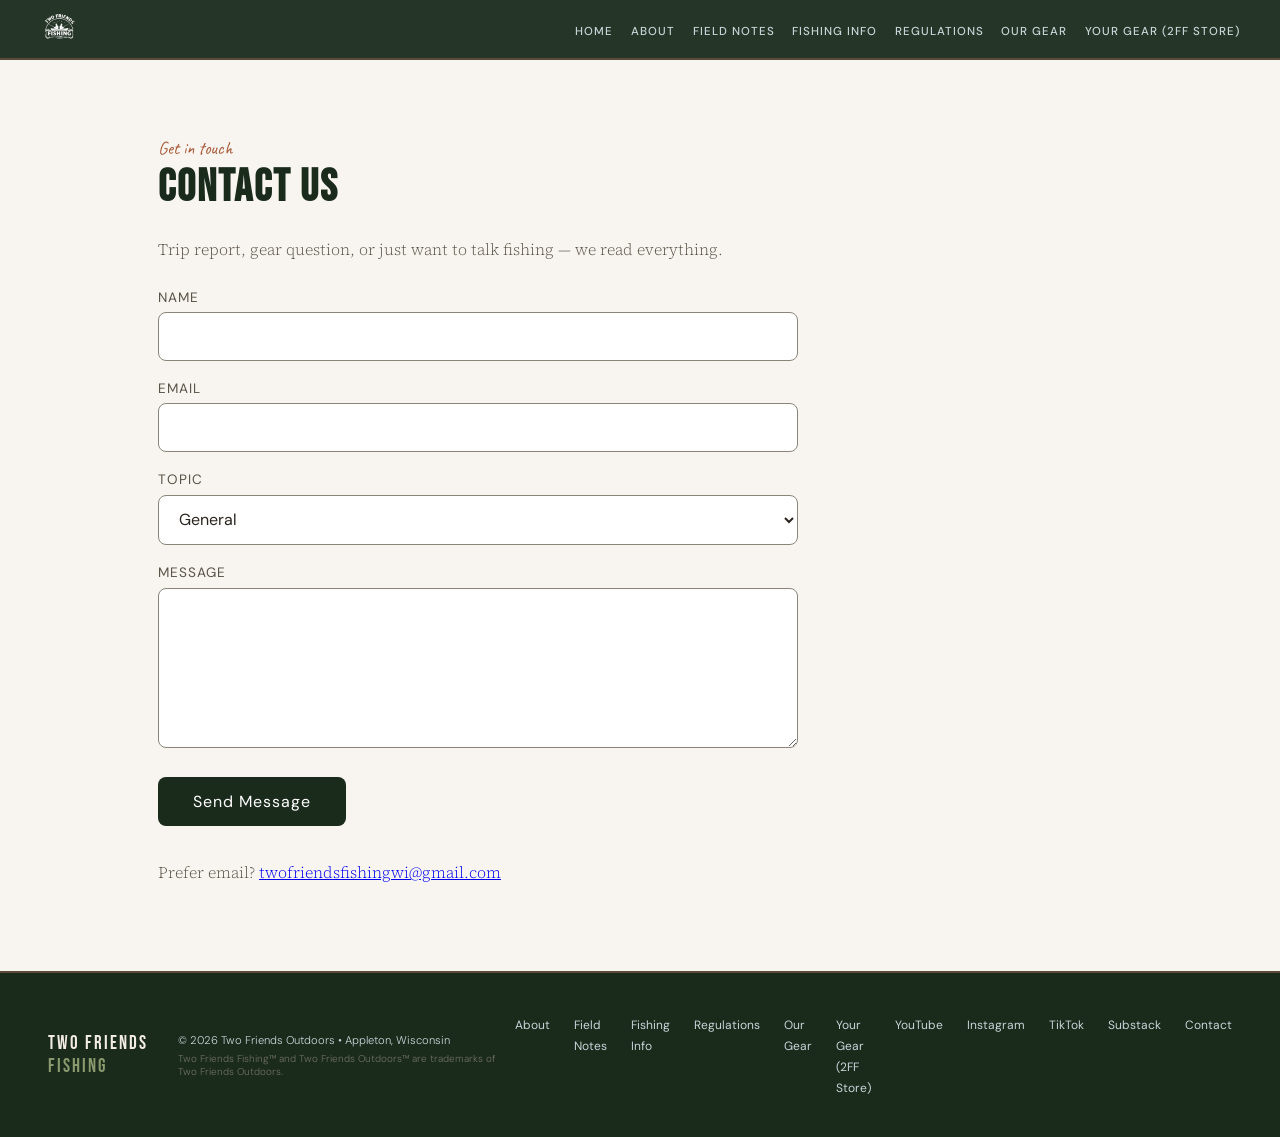
<file: contact.html>
<!DOCTYPE html>
<html lang="en">
<head>
<meta charset="UTF-8">
<meta name="viewport" content="width=device-width, initial-scale=1.0">
<meta name="description" content="Get in touch with Two Friends Fishing — trip reports, gear questions, and partnerships.">
<title>Contact | Two Friends Fishing</title>
<link rel="icon" type="image/png" href="[data-uri]">
<link href="https://fonts.googleapis.com/css2?family=Bebas+Neue&family=Source+Serif+4:ital,wght@0,300;0,400;0,600;1,300&family=Caveat:wght@500;600&family=DM+Sans:wght@300;400;500;600&display=swap" rel="stylesheet">
<link rel="stylesheet" href="styles.css?v=7">

</head>
<body>
<nav>
  <a href="index.html" class="nav-logo"><img src="[data-uri]" alt="Two Friends Fishing" style="height:38px;width:auto;display:block"></a>
  <ul class="nav-links">
    <li><a href="index.html">Home</a></li>
    <li><a href="about.html">About</a></li>
    <li><a href="field-notes.html">Field Notes</a></li>
    <li><a href="resources.html">Fishing Info</a></li>
    <li><a href="regulations.html">Regulations</a></li>
    <li><a href="index.html#gear">Our Gear</a></li>
    <li><a href="shop.html">Your Gear (2FF Store)</a></li>
  </ul>
  <div class="hamburger"><span></span><span></span><span></span></div>
</nav>
<main class="page-main">
<div class="section-tag">Get in touch</div>
<h2 class="section-title">CONTACT US</h2>
<div class="prose"><p>Trip report, gear question, or just want to talk fishing &mdash; we read everything.</p></div>
<!-- ============================================================
  FORM BACKEND SETUP (do this before linking this page live):
  1. Create a free account at https://formspree.io
  2. Create a form pointed at twofriendsfishingwi@gmail.com
  3. Replace YOUR_FORM_ID below with your Formspree form ID
     (the URL will look like https://formspree.io/f/abcdwxyz)
  Until then, the form below will not deliver messages.
============================================================= -->
<form class="contact-form" action="https://formspree.io/f/YOUR_FORM_ID" method="POST">
  <label for="cf-name">Name</label>
  <input id="cf-name" name="name" type="text" required maxlength="80" autocomplete="name">
  <label for="cf-email">Email</label>
  <input id="cf-email" name="email" type="email" required maxlength="120" autocomplete="email">
  <label for="cf-topic">Topic</label>
  <select id="cf-topic" name="topic">
    <option>General</option>
    <option>Trip report</option>
    <option>Gear question</option>
    <option>Partnership / sponsorship</option>
  </select>
  <label for="cf-msg">Message</label>
  <textarea id="cf-msg" name="message" required maxlength="2000"></textarea>
  <button type="submit">Send Message</button>
</form>
<div class="prose" style="margin-top:2rem"><p>Prefer email? <a href="mailto:twofriendsfishingwi@gmail.com">twofriendsfishingwi@gmail.com</a></p></div>
</main>
<footer>
  <div class="footer-logo">TWO FRIENDS <span>FISHING</span></div>
  <div>
    <div class="footer-text">&copy; 2026 Two Friends Outdoors &bull; Appleton, Wisconsin</div>
    <div class="footer-ip">Two Friends Fishing&trade; and Two Friends Outdoors&trade; are trademarks of Two Friends Outdoors.</div>
  </div>
  <ul class="footer-links">
    <li><a href="about.html">About</a></li>
    <li><a href="field-notes.html">Field Notes</a></li>
    <li><a href="resources.html">Fishing Info</a></li>
    <li><a href="regulations.html">Regulations</a></li>
    <li><a href="index.html#gear">Our Gear</a></li>
    <li><a href="shop.html">Your Gear (2FF Store)</a></li>
    <li><a href="https://www.youtube.com/@Two_Friends_Fishing" target="_blank" rel="noopener">YouTube</a></li>
    <li><a href="https://instagram.com/two_friends_fishing" target="_blank" rel="noopener">Instagram</a></li>
    <li><a href="https://www.tiktok.com/@twofriendsfishing" target="_blank" rel="noopener">TikTok</a></li>
    <li><a href="https://twofriendsfishing.substack.com" target="_blank" rel="noopener">Substack</a></li>
    <li><a href="mailto:twofriendsfishingwi@gmail.com">Contact</a></li>
  </ul>
</footer>
<nav class="tabbar" aria-label="Mobile navigation">
  <a href="index.html" class="tab"><span class="tab-ico">&#8962;</span><span class="tab-label">Home</span></a>
  <a href="index.html#episodes" class="tab"><span class="tab-ico">&#9654;</span><span class="tab-label">Episodes</span></a>
  <a href="index.html#fishmap" class="tab"><span class="tab-ico">&#128205;</span><span class="tab-label">Map</span></a>
  <a href="resources.html" class="tab"><span class="tab-ico">&#128214;</span><span class="tab-label">Info</span></a>
  <button class="tab" id="tabMore" aria-label="More pages"><span class="tab-ico">&#8942;</span><span class="tab-label">More</span></button>
</nav>
<div class="more-sheet" id="moreSheet" hidden>
  <div class="more-sheet-inner">
    <button class="more-close" id="moreClose" aria-label="Close menu">&times;</button>
    <a href="about.html">About Us</a>
    <a href="ice-fishing.html">Ice Fishing</a>
    <a href="field-notes.html">Field Notes</a>
    <a href="regulations.html">Regulations</a>
    <a href="shop.html">Your Gear (2FF Store)</a>
  </div>
</div>
<button class="to-top" id="toTop" aria-label="Back to top">&uarr;</button>

<script>
document.querySelector('.hamburger').addEventListener('click',function(){document.querySelector('.nav-links').classList.toggle('open')});
(function(){
  var moreBtn=document.getElementById('tabMore'),moreSheet=document.getElementById('moreSheet'),moreClose=document.getElementById('moreClose');
  if(moreBtn&&moreSheet){
    moreBtn.addEventListener('click',function(){moreSheet.hidden=false;});
    if(moreClose)moreClose.addEventListener('click',function(){moreSheet.hidden=true;});
    moreSheet.addEventListener('click',function(e){if(e.target===moreSheet)moreSheet.hidden=true;});
  }
  var toTop=document.getElementById('toTop');
  if(toTop){
    window.addEventListener('scroll',function(){toTop.classList.toggle('show',window.scrollY>600);},{passive:true});
    toTop.addEventListener('click',function(){window.scrollTo({top:0,behavior:'smooth'});});
  }
})();
</script>
</body>
</html>
</file>
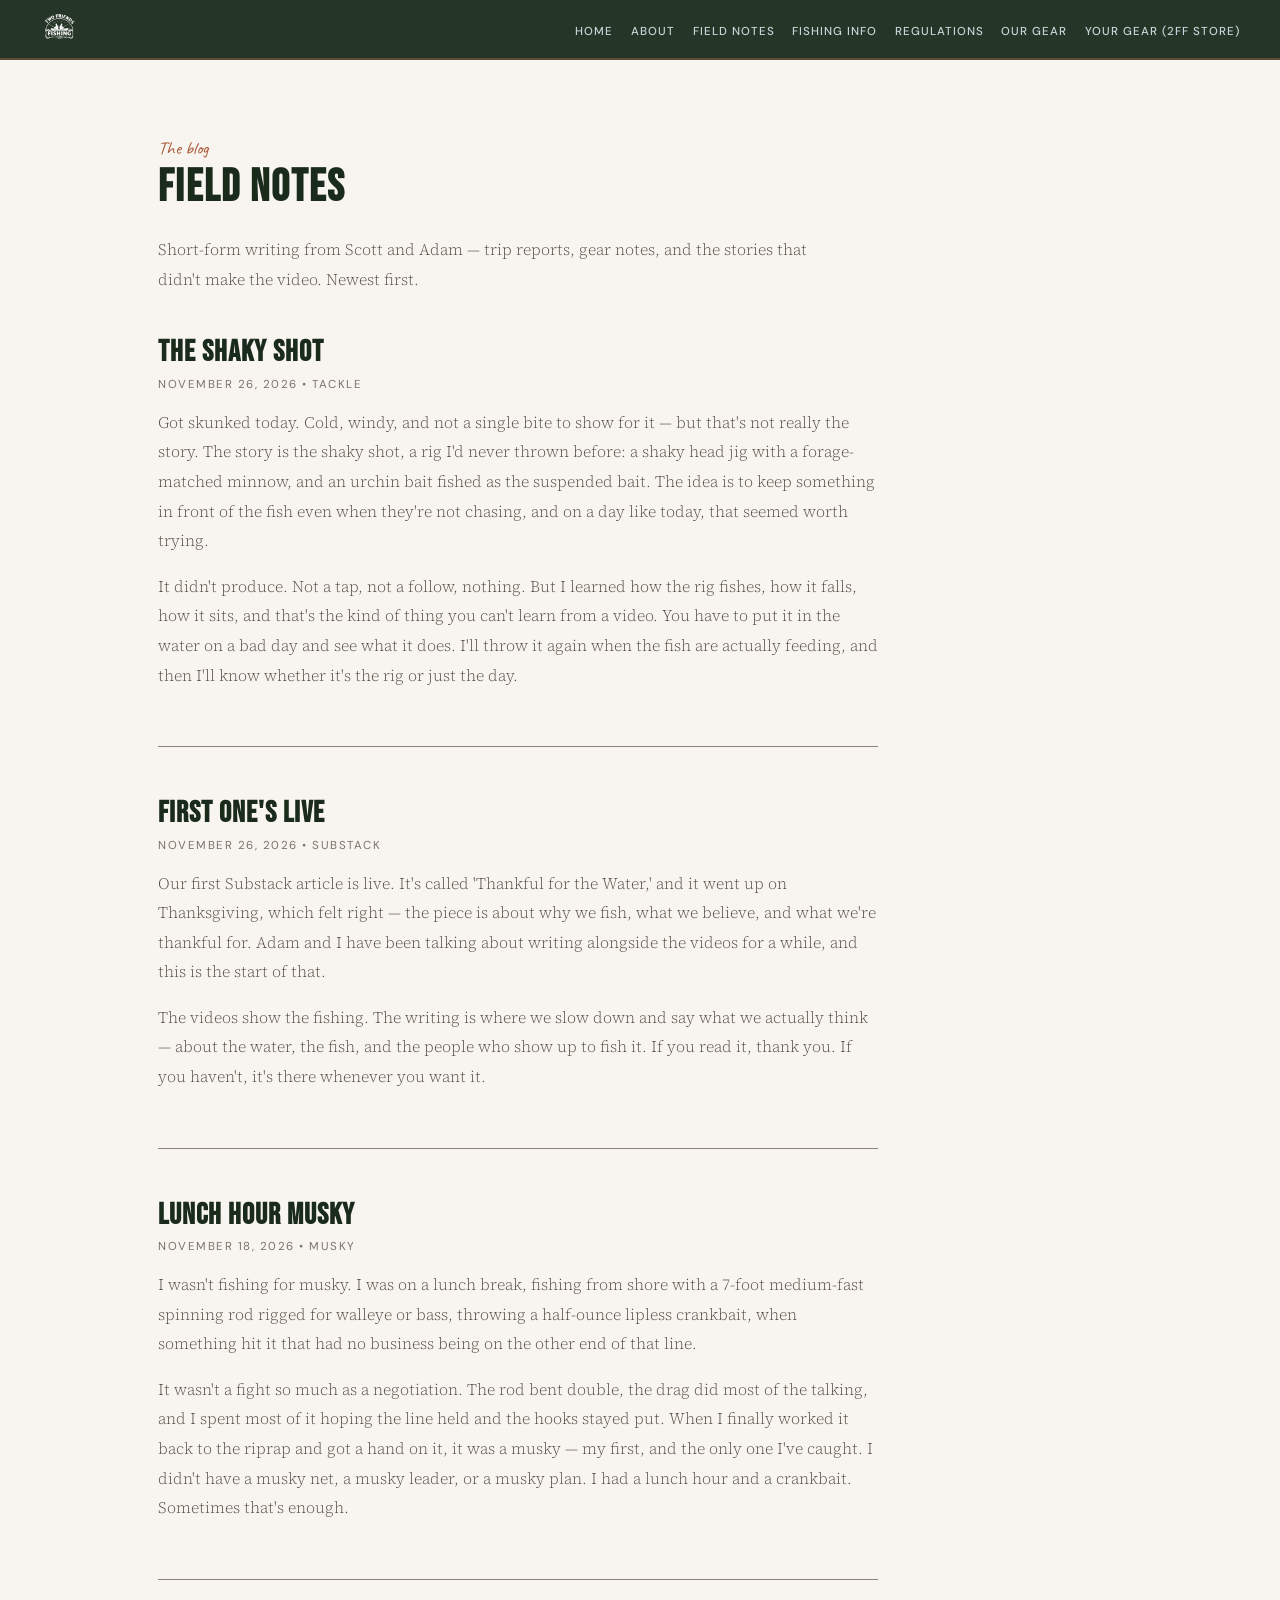
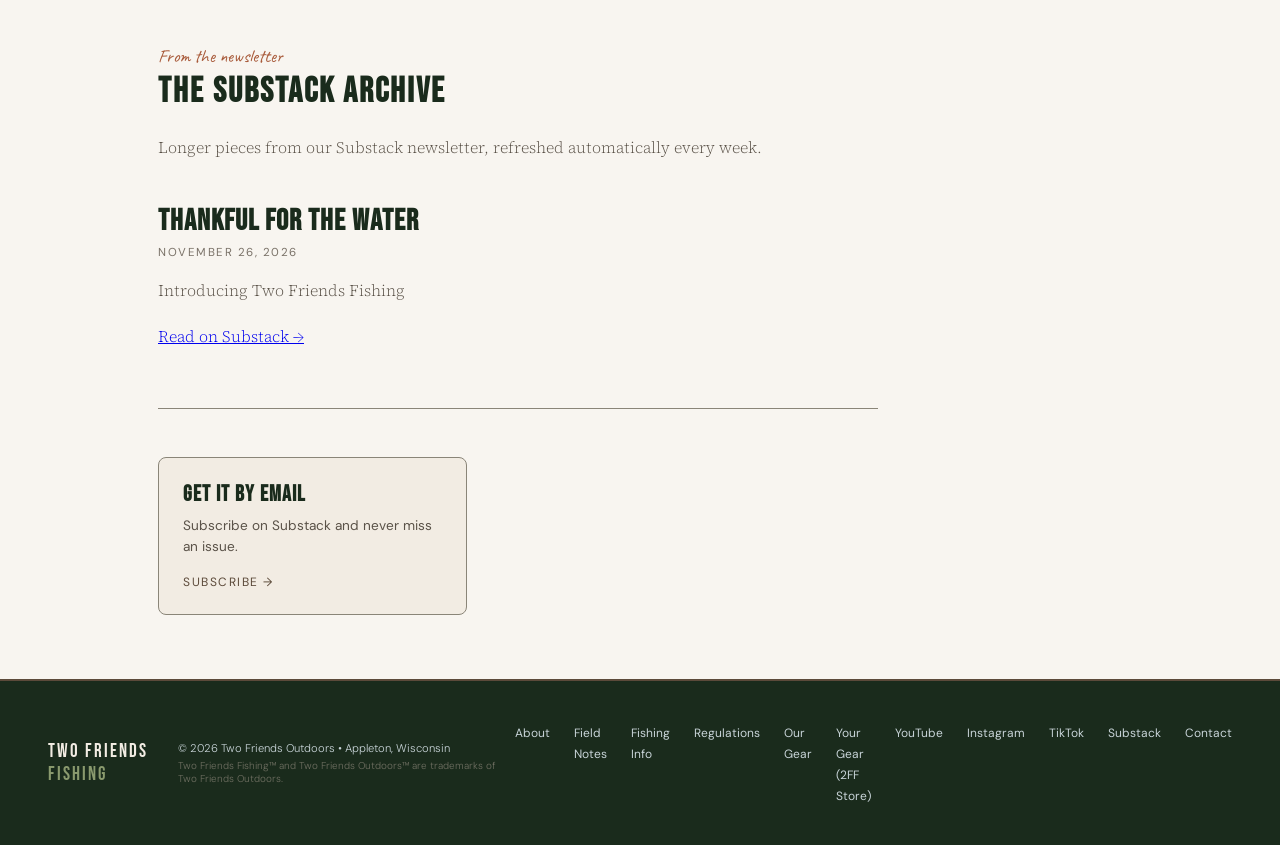
<file: field-notes.html>
<!DOCTYPE html>
<html lang="en">
<head>
<meta charset="UTF-8">
<meta name="viewport" content="width=device-width, initial-scale=1.0">
<meta name="description" content="Field Notes — fishing stories, trip reports, and lessons from Two Friends Fishing.">
<title>Field Notes | Two Friends Fishing</title>
<link rel="icon" type="image/png" href="[data-uri]">
<link href="https://fonts.googleapis.com/css2?family=Bebas+Neue&family=Source+Serif+4:ital,wght@0,300;0,400;0,600;1,300&family=Caveat:wght@500;600&family=DM+Sans:wght@300;400;500;600&display=swap" rel="stylesheet">
<link rel="stylesheet" href="styles.css?v=8">

</head>
<body>
<nav>
  <a href="index.html" class="nav-logo"><img src="[data-uri]" alt="Two Friends Fishing" style="height:38px;width:auto;display:block"></a>
  <ul class="nav-links">
    <li><a href="index.html">Home</a></li>
    <li><a href="about.html">About</a></li>
    <li><a href="field-notes.html">Field Notes</a></li>
    <li><a href="resources.html">Fishing Info</a></li>
    <li><a href="regulations.html">Regulations</a></li>
    <li><a href="index.html#gear">Our Gear</a></li>
    <li><a href="shop.html">Your Gear (2FF Store)</a></li>
  </ul>
  <div class="hamburger"><span></span><span></span><span></span></div>
</nav>
<main class="page-main">
<div class="section-tag">The blog</div>
<h2 class="section-title">FIELD NOTES</h2>
<div class="prose"><p>Short-form writing from Scott and Adam &mdash; trip reports, gear notes, and the stories that didn't make the video. Newest first.</p></div>
<div id="fn-posts" style="margin-top:2.5rem"></div>
<div id="fn-archive" style="margin-top:3rem"></div>
<div class="section-tag" style="margin-top:4rem">From the newsletter</div>
<h2 class="section-title" style="font-size:2.2rem">THE SUBSTACK ARCHIVE</h2>
<div class="prose"><p>Longer pieces from our Substack newsletter, refreshed automatically every week.</p></div>
<div id="fn-substack" style="margin-top:2.5rem"></div>
<div class="link-cards">
  <a class="link-card" href="https://twofriendsfishing.substack.com/subscribe" target="_blank" rel="noopener"><h3>Get it by email</h3><p>Subscribe on Substack and never miss an issue.</p><span class="go">Subscribe &rarr;</span></a>
</div>
</main>
<footer>
  <div class="footer-logo">TWO FRIENDS <span>FISHING</span></div>
  <div>
    <div class="footer-text">&copy; 2026 Two Friends Outdoors &bull; Appleton, Wisconsin</div>
    <div class="footer-ip">Two Friends Fishing&trade; and Two Friends Outdoors&trade; are trademarks of Two Friends Outdoors.</div>
  </div>
  <ul class="footer-links">
    <li><a href="about.html">About</a></li>
    <li><a href="field-notes.html">Field Notes</a></li>
    <li><a href="resources.html">Fishing Info</a></li>
    <li><a href="regulations.html">Regulations</a></li>
    <li><a href="index.html#gear">Our Gear</a></li>
    <li><a href="shop.html">Your Gear (2FF Store)</a></li>
    <li><a href="https://www.youtube.com/@Two_Friends_Fishing" target="_blank" rel="noopener">YouTube</a></li>
    <li><a href="https://instagram.com/two_friends_fishing" target="_blank" rel="noopener">Instagram</a></li>
    <li><a href="https://www.tiktok.com/@twofriendsfishing" target="_blank" rel="noopener">TikTok</a></li>
    <li><a href="https://twofriendsfishing.substack.com" target="_blank" rel="noopener">Substack</a></li>
    <li><a href="mailto:twofriendsfishingwi@gmail.com">Contact</a></li>
  </ul>
</footer>
<script>
document.querySelector('.hamburger').addEventListener('click',function(){document.querySelector('.nav-links').classList.toggle('open')});

function esc(s){var d=document.createElement('div');d.textContent=s||'';return d.innerHTML}
function fmtDate(ds){var d=new Date(ds);if(isNaN(d))return '';return d.toLocaleDateString('en-US',{year:'numeric',month:'long',day:'numeric'})}
function paras(body){return esc(body||'').split(/\n\n+/).map(function(t){return '<p>'+t.replace(/\n/g,'<br>')+'</p>'}).join('')}
function postHtml(p){
  return '<article class="post"><h3>'+esc(p.title)+'</h3>'+
  '<div class="post-meta">'+fmtDate(p.date)+(p.tag?' &bull; '+esc(p.tag):'')+'</div>'+
  '<div class="post-body">'+paras(p.body)+'</div></article>';
}
Promise.all([
  fetch('blog.json').then(r=>r.json()).catch(()=>[]),
  fetch('substack.json').then(r=>r.json()).catch(()=>[])
]).then(function(res){
  var posts=res[0]||[], subs=res[1]||[];
  var ph=document.getElementById('fn-posts');
  if(posts.length){
    posts.sort((a,b)=>new Date(b.date)-new Date(a.date));
    var recent=posts.slice(0,10), older=posts.slice(10);
    ph.innerHTML=recent.map(postHtml).join('');
    var ah=document.getElementById('fn-archive');
    if(older.length && ah){
      ah.innerHTML='<div class="section-tag">Older notes</div>'+
      '<h2 class="section-title" style="font-size:2.2rem">OLDER FIELD NOTES</h2>'+
      '<div class="prose"><p>Earlier field notes, newest first. Tap a title to read it.</p></div>'+
      older.map(function(p){
        return '<details class="archive-item"><summary><span class="archive-title">'+esc(p.title)+'</span>'+
        '<span class="archive-date">'+fmtDate(p.date)+'</span></summary>'+
        '<div class="post-meta" style="margin-top:1rem">'+fmtDate(p.date)+(p.tag?' &bull; '+esc(p.tag):'')+'</div>'+
        '<div class="post-body">'+paras(p.body)+'</div></details>';
      }).join('');
    }
  } else {
    ph.innerHTML='<div class="prose"><p><em>The notebook is still blank &mdash; first entry drops soon.</em></p></div>';
  }
  var sh=document.getElementById('fn-substack');
  var items=Array.isArray(subs)?subs:(subs.posts||[]);
  if(items.length){
    sh.innerHTML=items.map(function(s){
      return '<article class="post"><h3><a href="'+esc(s.link)+'" target="_blank" rel="noopener" style="color:inherit;text-decoration:none">'+esc(s.title)+'</a></h3>'+
      '<div class="post-meta">'+fmtDate(s.pubDate)+'</div>'+
      '<div class="post-body"><p>'+esc(s.excerpt||'').slice(0,300)+'</p>'+
      '<p><a href="'+esc(s.link)+'" target="_blank" rel="noopener">Read on Substack &rarr;</a></p></div></article>';
    }).join('');
  } else {
    sh.innerHTML='<div class="prose"><p><em>The first issue is still in the livewell &mdash; subscribe and you\'ll get it the moment it drops.</em></p></div>';
  }
});

</script>
<nav class="tabbar" aria-label="Mobile navigation">
  <a href="index.html" class="tab"><span class="tab-ico">&#8962;</span><span class="tab-label">Home</span></a>
  <a href="index.html#episodes" class="tab"><span class="tab-ico">&#9654;</span><span class="tab-label">Episodes</span></a>
  <a href="index.html#fishmap" class="tab"><span class="tab-ico">&#128205;</span><span class="tab-label">Map</span></a>
  <a href="resources.html" class="tab"><span class="tab-ico">&#128214;</span><span class="tab-label">Info</span></a>
  <button class="tab" id="tabMore" aria-label="More pages"><span class="tab-ico">&#8942;</span><span class="tab-label">More</span></button>
</nav>
<div class="more-sheet" id="moreSheet" hidden>
  <div class="more-sheet-inner">
    <button class="more-close" id="moreClose" aria-label="Close menu">&times;</button>
    <a href="about.html">About Us</a>
    <a href="ice-fishing.html">Ice Fishing</a>
    <a href="field-notes.html">Field Notes</a>
    <a href="regulations.html">Regulations</a>
    <a href="shop.html">Your Gear (2FF Store)</a>
  </div>
</div>
<button class="to-top" id="toTop" aria-label="Back to top">&uarr;</button>
<script>
(function(){
  var moreBtn=document.getElementById('tabMore'),moreSheet=document.getElementById('moreSheet'),moreClose=document.getElementById('moreClose');
  if(moreBtn&&moreSheet){
    moreBtn.addEventListener('click',function(){moreSheet.hidden=false;});
    if(moreClose)moreClose.addEventListener('click',function(){moreSheet.hidden=true;});
    moreSheet.addEventListener('click',function(e){if(e.target===moreSheet)moreSheet.hidden=true;});
  }
  var toTop=document.getElementById('toTop');
  if(toTop){
    window.addEventListener('scroll',function(){toTop.classList.toggle('show',window.scrollY>600);},{passive:true});
    toTop.addEventListener('click',function(){window.scrollTo({top:0,behavior:'smooth'});});
  }
})();
</script>
</body>
</html>
</file>
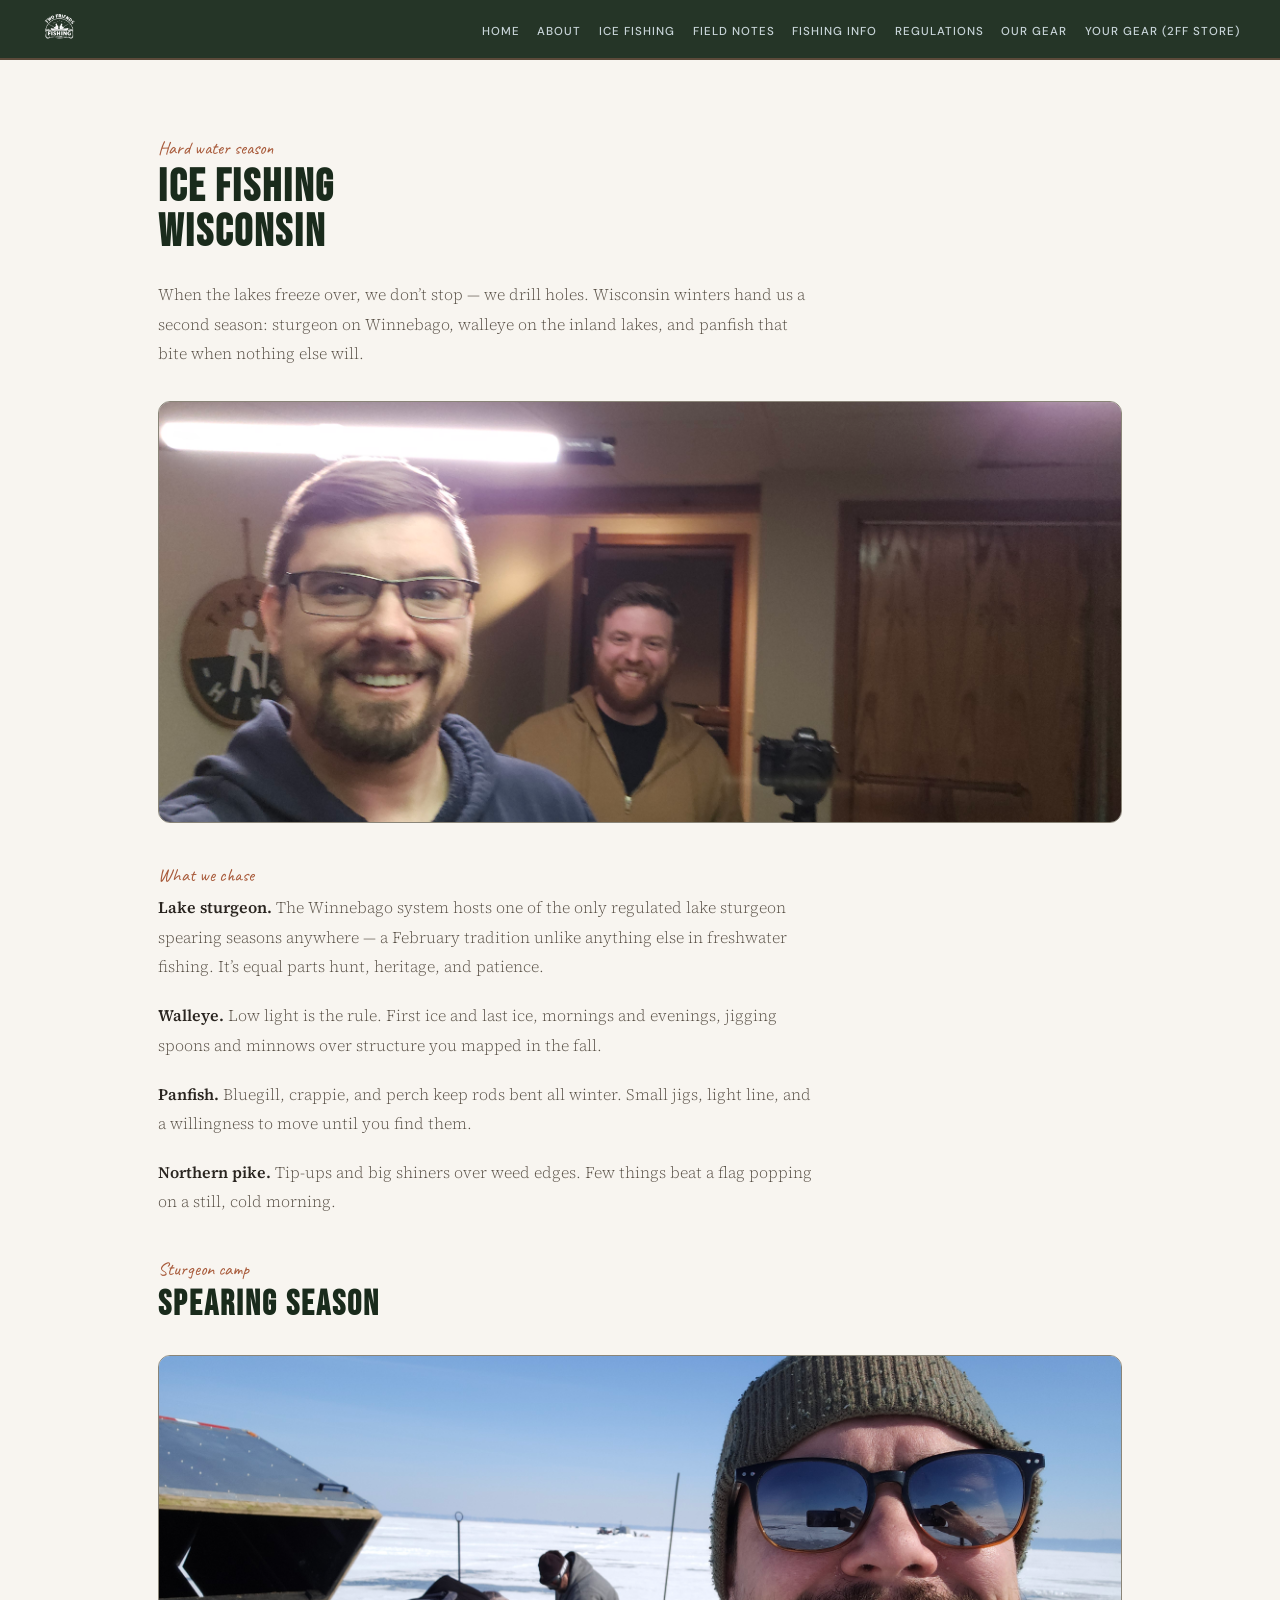
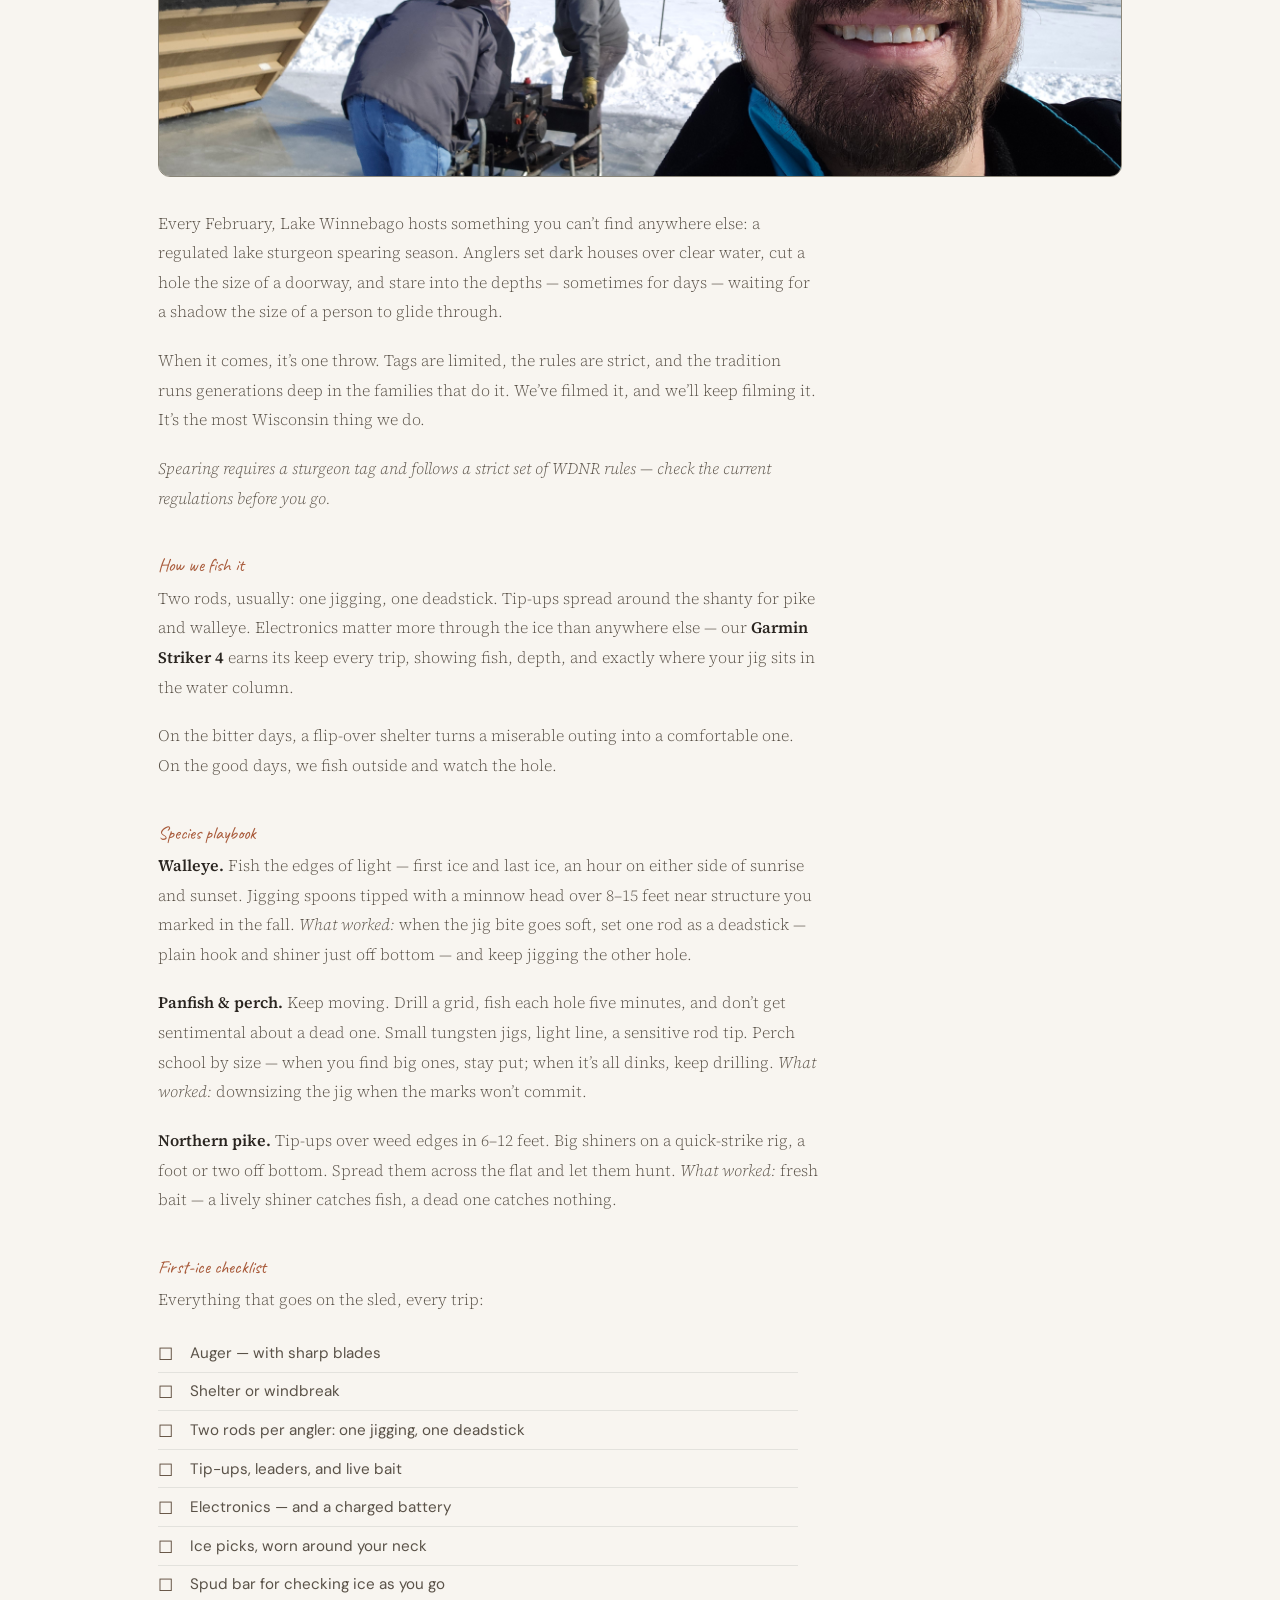
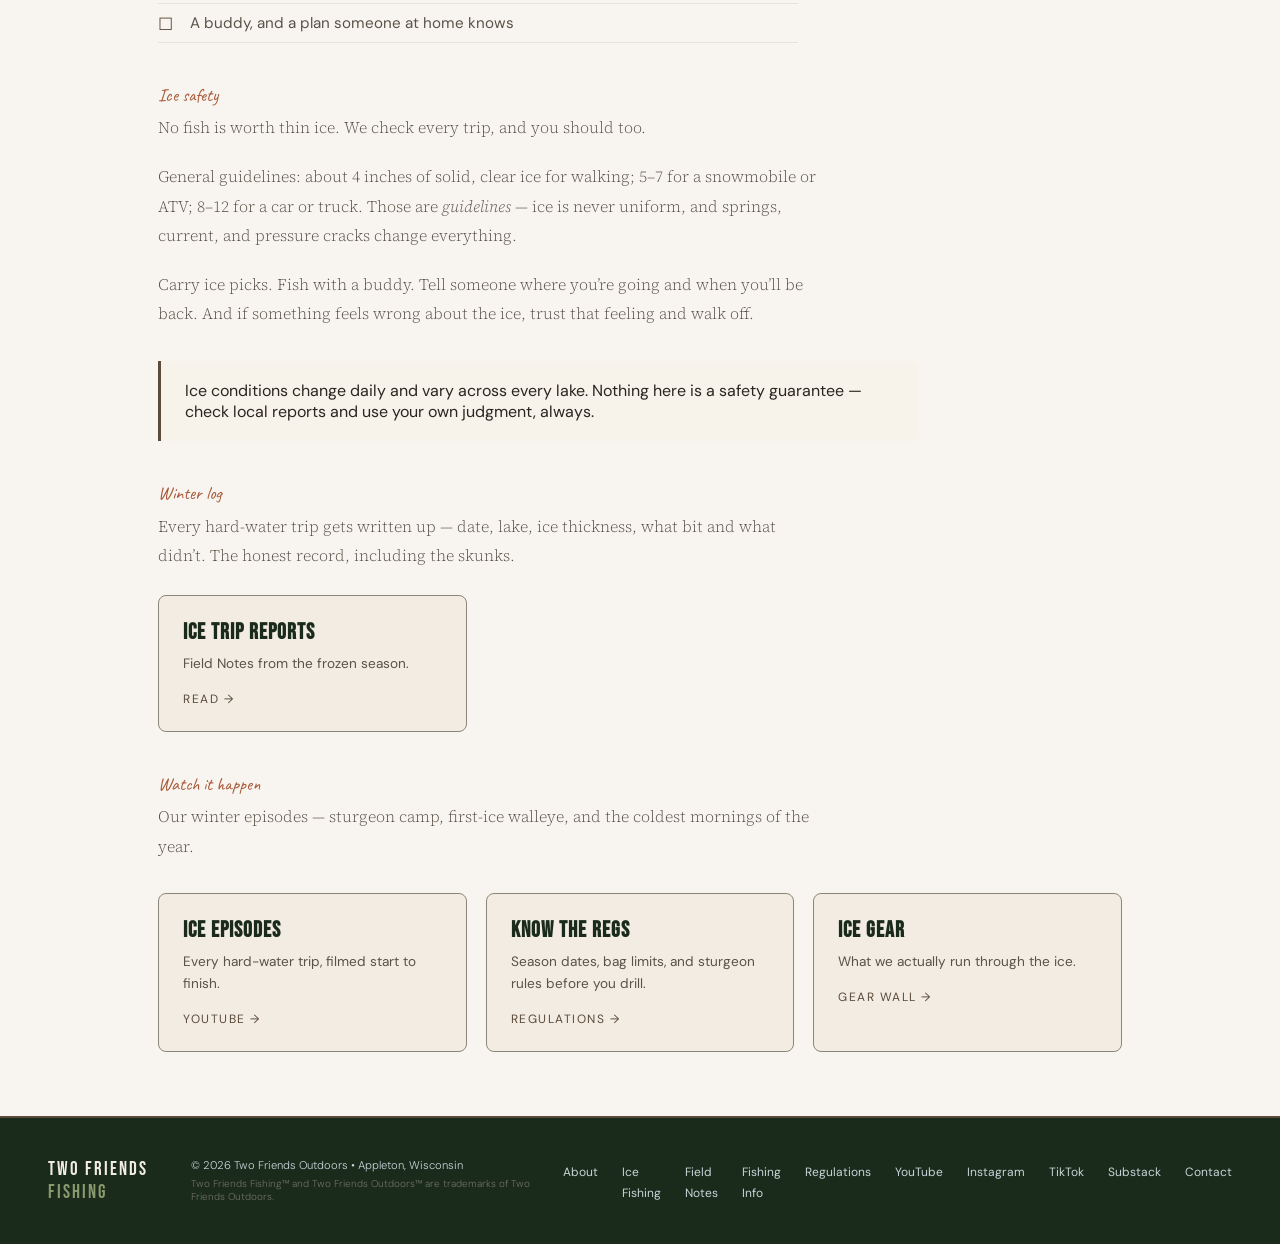
<file: ice-fishing.html>
<!DOCTYPE html>
<html lang="en">
<head>
<meta charset="UTF-8">
<meta name="viewport" content="width=device-width, initial-scale=1.0">
<meta name="description" content="Ice fishing in Wisconsin — sturgeon spearing on Lake Winnebago, walleye, perch, and pike through the ice. Techniques, safety, and trip reports.">
<title>Ice Fishing Wisconsin | Two Friends Fishing</title>
<link rel="icon" type="image/png" href="[data-uri]">
<link href="https://fonts.googleapis.com/css2?family=Bebas+Neue&family=Source+Serif+4:ital,wght@0,300;0,400;0,600;1,300&family=Caveat:wght@500;600&family=DM+Sans:wght@300;400;500;600&display=swap" rel="stylesheet">
<link rel="stylesheet" href="styles.css?v=7">

</head>
<body>
<nav>
  <a href="index.html" class="nav-logo"><img src="[data-uri]" alt="Two Friends Fishing" style="height:38px;width:auto;display:block"></a>
  <ul class="nav-links">
    <li><a href="index.html">Home</a></li>
    <li><a href="about.html">About</a></li>
    <li><a href="ice-fishing.html">Ice Fishing</a></li>
    <li><a href="field-notes.html">Field Notes</a></li>
    <li><a href="resources.html">Fishing Info</a></li>
    <li><a href="regulations.html">Regulations</a></li>
    <li><a href="index.html#gear">Our Gear</a></li>
    <li><a href="shop.html">Your Gear (2FF Store)</a></li>
  </ul>
  <div class="hamburger"><span></span><span></span><span></span></div>
</nav>
<main class="page-main">
<div class="section-tag">Hard water season</div>
<h2 class="section-title">ICE FISHING<br>WISCONSIN</h2>
<div class="prose">
<p>When the lakes freeze over, we don&rsquo;t stop &mdash; we drill holes. Wisconsin winters hand us a second season: sturgeon on Winnebago, walleye on the inland lakes, and panfish that bite when nothing else will.</p>
</div>
<div class="page-hero"><img src="ice-fishing-winnebago.jpg" alt="Drilling holes on a frozen Wisconsin lake"></div>

<div class="section-tag" style="margin-top:2.5rem">What we chase</div>
<div class="prose">
<p><strong>Lake sturgeon.</strong> The Winnebago system hosts one of the only regulated lake sturgeon spearing seasons anywhere &mdash; a February tradition unlike anything else in freshwater fishing. It&rsquo;s equal parts hunt, heritage, and patience.</p>
<p><strong>Walleye.</strong> Low light is the rule. First ice and last ice, mornings and evenings, jigging spoons and minnows over structure you mapped in the fall.</p>
<p><strong>Panfish.</strong> Bluegill, crappie, and perch keep rods bent all winter. Small jigs, light line, and a willingness to move until you find them.</p>
<p><strong>Northern pike.</strong> Tip-ups and big shiners over weed edges. Few things beat a flag popping on a still, cold morning.</p>
</div>

<div class="section-tag" style="margin-top:2.5rem">Sturgeon camp</div>
<h2 class="section-title" style="font-size:2.2rem">SPEARING SEASON</h2>
<div class="page-hero"><img src="episode-ice-fishing.jpg" alt="Sturgeon spearing shanty on Lake Winnebago"></div>
<div class="prose">
<p>Every February, Lake Winnebago hosts something you can&rsquo;t find anywhere else: a regulated lake sturgeon spearing season. Anglers set dark houses over clear water, cut a hole the size of a doorway, and stare into the depths &mdash; sometimes for days &mdash; waiting for a shadow the size of a person to glide through.</p>
<p>When it comes, it&rsquo;s one throw. Tags are limited, the rules are strict, and the tradition runs generations deep in the families that do it. We&rsquo;ve filmed it, and we&rsquo;ll keep filming it. It&rsquo;s the most Wisconsin thing we do.</p>
<p><em>Spearing requires a sturgeon tag and follows a strict set of WDNR rules &mdash; check the current regulations before you go.</em></p>
</div>

<div class="section-tag" style="margin-top:2.5rem">How we fish it</div>
<div class="prose">
<p>Two rods, usually: one jigging, one deadstick. Tip-ups spread around the shanty for pike and walleye. Electronics matter more through the ice than anywhere else &mdash; our <strong>Garmin Striker 4</strong> earns its keep every trip, showing fish, depth, and exactly where your jig sits in the water column.</p>
<p>On the bitter days, a flip-over shelter turns a miserable outing into a comfortable one. On the good days, we fish outside and watch the hole.</p>
</div>

<div class="section-tag" style="margin-top:2.5rem">Species playbook</div>
<div class="prose">
<p><strong>Walleye.</strong> Fish the edges of light &mdash; first ice and last ice, an hour on either side of sunrise and sunset. Jigging spoons tipped with a minnow head over 8&ndash;15 feet near structure you marked in the fall. <em>What worked:</em> when the jig bite goes soft, set one rod as a deadstick &mdash; plain hook and shiner just off bottom &mdash; and keep jigging the other hole.</p>
<p><strong>Panfish &amp; perch.</strong> Keep moving. Drill a grid, fish each hole five minutes, and don&rsquo;t get sentimental about a dead one. Small tungsten jigs, light line, a sensitive rod tip. Perch school by size &mdash; when you find big ones, stay put; when it&rsquo;s all dinks, keep drilling. <em>What worked:</em> downsizing the jig when the marks won&rsquo;t commit.</p>
<p><strong>Northern pike.</strong> Tip-ups over weed edges in 6&ndash;12 feet. Big shiners on a quick-strike rig, a foot or two off bottom. Spread them across the flat and let them hunt. <em>What worked:</em> fresh bait &mdash; a lively shiner catches fish, a dead one catches nothing.</p>
</div>

<div class="section-tag" style="margin-top:2.5rem">First-ice checklist</div>
<div class="prose">
<p>Everything that goes on the sled, every trip:</p>
<ul class="checklist">
<li>Auger &mdash; with sharp blades</li>
<li>Shelter or windbreak</li>
<li>Two rods per angler: one jigging, one deadstick</li>
<li>Tip-ups, leaders, and live bait</li>
<li>Electronics &mdash; and a charged battery</li>
<li>Ice picks, worn around your neck</li>
<li>Spud bar for checking ice as you go</li>
<li>A buddy, and a plan someone at home knows</li>
</ul>
</div>

<div class="section-tag" style="margin-top:2.5rem">Ice safety</div>
<div class="prose">
<p>No fish is worth thin ice. We check every trip, and you should too.</p>
<p>General guidelines: about 4 inches of solid, clear ice for walking; 5&ndash;7 for a snowmobile or ATV; 8&ndash;12 for a car or truck. Those are <em>guidelines</em> &mdash; ice is never uniform, and springs, current, and pressure cracks change everything.</p>
<p>Carry ice picks. Fish with a buddy. Tell someone where you&rsquo;re going and when you&rsquo;ll be back. And if something feels wrong about the ice, trust that feeling and walk off.</p>
</div>

<div class="disclaimer">Ice conditions change daily and vary across every lake. Nothing here is a safety guarantee &mdash; check local reports and use your own judgment, always.</div>

<div class="section-tag" style="margin-top:2.5rem">Winter log</div>
<div class="prose"><p>Every hard-water trip gets written up &mdash; date, lake, ice thickness, what bit and what didn&rsquo;t. The honest record, including the skunks.</p></div>
<div class="link-cards" style="margin-top:1.5rem">
  <a class="link-card" href="field-notes.html"><h3>Ice trip reports</h3><p>Field Notes from the frozen season.</p><span class="go">Read &rarr;</span></a>
</div>

<div class="section-tag" style="margin-top:2.5rem">Watch it happen</div>
<div class="prose"><p>Our winter episodes &mdash; sturgeon camp, first-ice walleye, and the coldest mornings of the year.</p></div>
<div class="link-cards">
  <a class="link-card" href="https://www.youtube.com/@Two_Friends_Fishing" target="_blank" rel="noopener"><h3>Ice episodes</h3><p>Every hard-water trip, filmed start to finish.</p><span class="go">YouTube &rarr;</span></a>
  <a class="link-card" href="regulations.html"><h3>Know the regs</h3><p>Season dates, bag limits, and sturgeon rules before you drill.</p><span class="go">Regulations &rarr;</span></a>
  <a class="link-card" href="index.html#gear"><h3>Ice gear</h3><p>What we actually run through the ice.</p><span class="go">Gear wall &rarr;</span></a>
</div>
</main>
<footer>
  <div class="footer-logo">TWO FRIENDS <span>FISHING</span></div>
  <div>
    <div class="footer-text">&copy; 2026 Two Friends Outdoors &bull; Appleton, Wisconsin</div>
    <div class="footer-ip">Two Friends Fishing&trade; and Two Friends Outdoors&trade; are trademarks of Two Friends Outdoors.</div>
  </div>
  <ul class="footer-links">
    <li><a href="about.html">About</a></li>
    <li><a href="ice-fishing.html">Ice Fishing</a></li>
    <li><a href="field-notes.html">Field Notes</a></li>
    <li><a href="resources.html">Fishing Info</a></li>
    <li><a href="regulations.html">Regulations</a></li>
    <li><a href="https://www.youtube.com/@Two_Friends_Fishing" target="_blank" rel="noopener">YouTube</a></li>
    <li><a href="https://instagram.com/two_friends_fishing" target="_blank" rel="noopener">Instagram</a></li>
    <li><a href="https://www.tiktok.com/@twofriendsfishing" target="_blank" rel="noopener">TikTok</a></li>
    <li><a href="https://twofriendsfishing.substack.com" target="_blank" rel="noopener">Substack</a></li>
    <li><a href="mailto:twofriendsfishingwi@gmail.com">Contact</a></li>
  </ul>
</footer>
<script>
document.querySelector('.hamburger').addEventListener('click',function(){document.querySelector('.nav-links').classList.toggle('open')});
</script>
<nav class="tabbar" aria-label="Mobile navigation">
  <a href="index.html" class="tab"><span class="tab-ico">&#8962;</span><span class="tab-label">Home</span></a>
  <a href="index.html#episodes" class="tab"><span class="tab-ico">&#9654;</span><span class="tab-label">Episodes</span></a>
  <a href="index.html#fishmap" class="tab"><span class="tab-ico">&#128205;</span><span class="tab-label">Map</span></a>
  <a href="resources.html" class="tab"><span class="tab-ico">&#128214;</span><span class="tab-label">Info</span></a>
  <button class="tab" id="tabMore" aria-label="More pages"><span class="tab-ico">&#8942;</span><span class="tab-label">More</span></button>
</nav>
<div class="more-sheet" id="moreSheet" hidden>
  <div class="more-sheet-inner">
    <button class="more-close" id="moreClose" aria-label="Close menu">&times;</button>
    <a href="about.html">About Us</a>
    <a href="ice-fishing.html">Ice Fishing</a>
    <a href="field-notes.html">Field Notes</a>
    <a href="regulations.html">Regulations</a>
    <a href="shop.html">Your Gear (2FF Store)</a>
  </div>
</div>
<button class="to-top" id="toTop" aria-label="Back to top">&uarr;</button>
<script>
(function(){
  var moreBtn=document.getElementById('tabMore'),moreSheet=document.getElementById('moreSheet'),moreClose=document.getElementById('moreClose');
  if(moreBtn&&moreSheet){
    moreBtn.addEventListener('click',function(){moreSheet.hidden=false;});
    if(moreClose)moreClose.addEventListener('click',function(){moreSheet.hidden=true;});
    moreSheet.addEventListener('click',function(e){if(e.target===moreSheet)moreSheet.hidden=true;});
  }
  var toTop=document.getElementById('toTop');
  if(toTop){
    window.addEventListener('scroll',function(){toTop.classList.toggle('show',window.scrollY>600);},{passive:true});
    toTop.addEventListener('click',function(){window.scrollTo({top:0,behavior:'smooth'});});
  }
})();
</script>
</body>
</html>
</file>
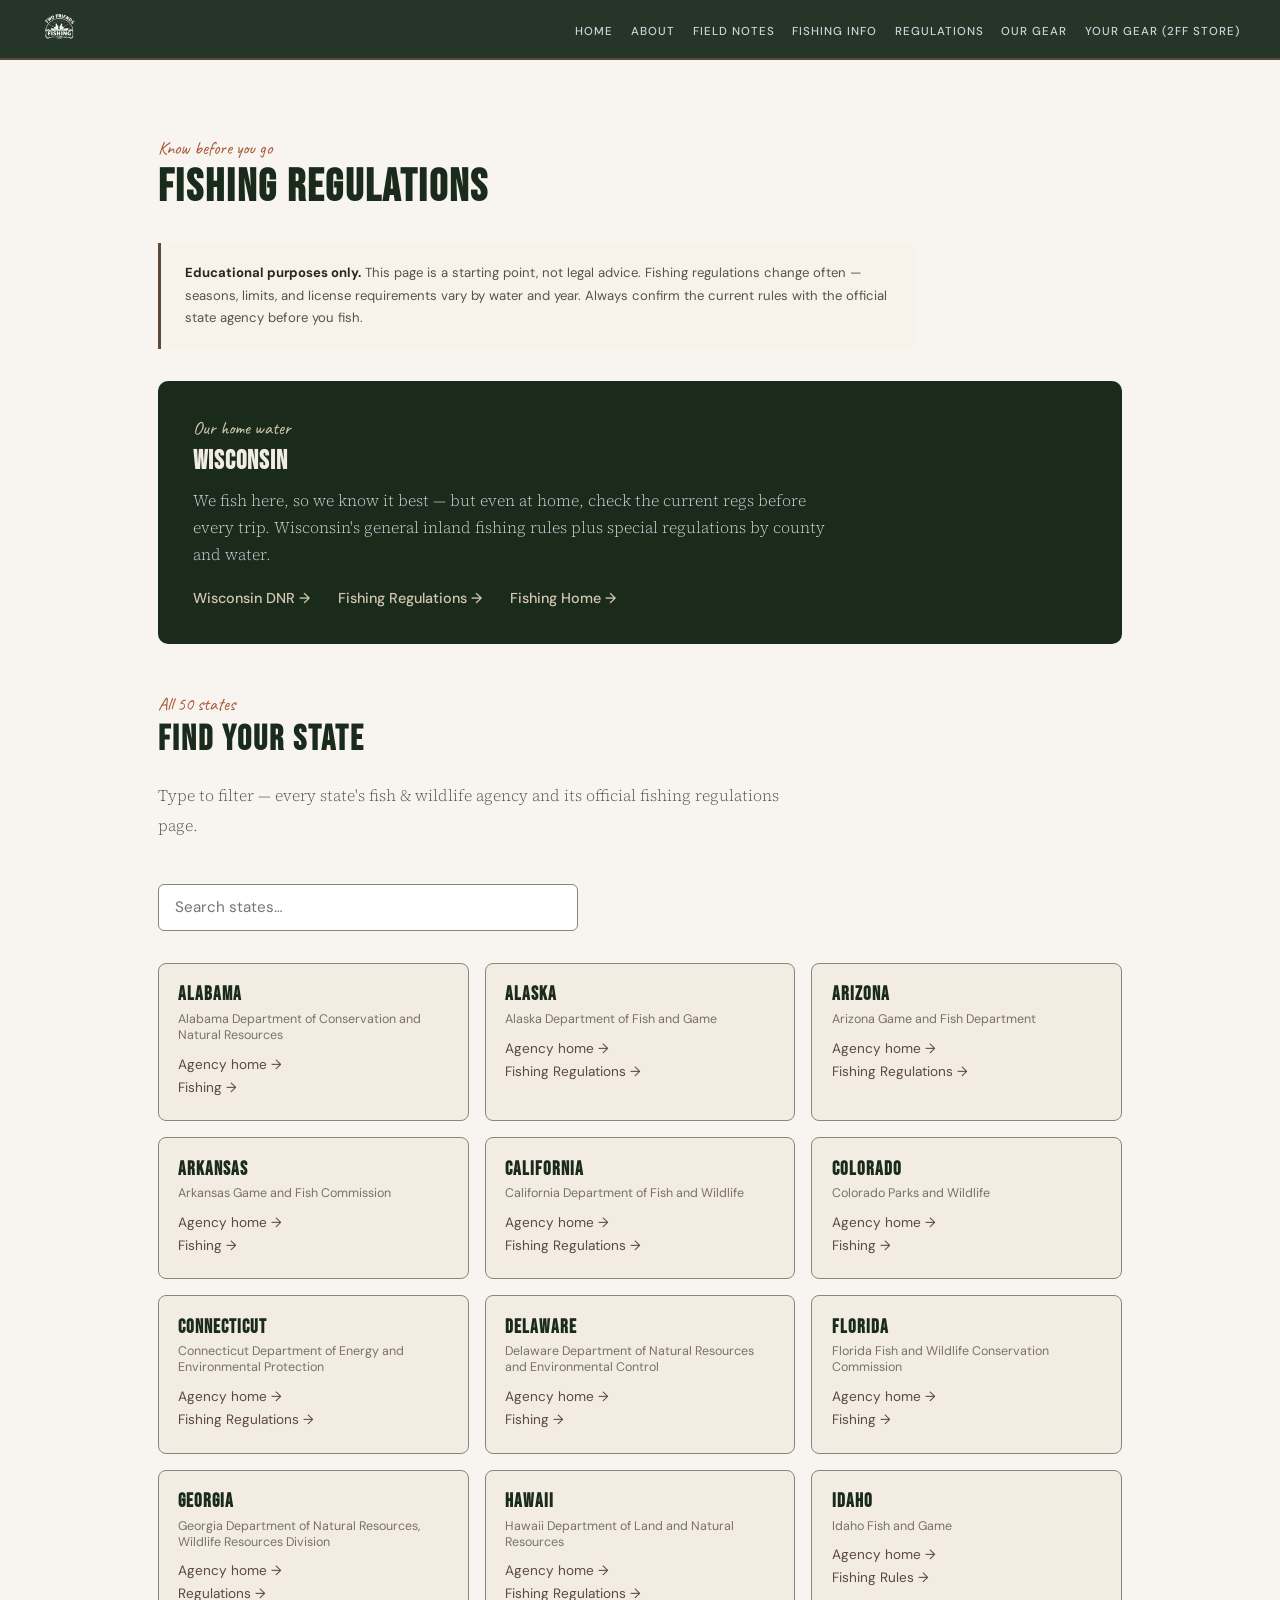
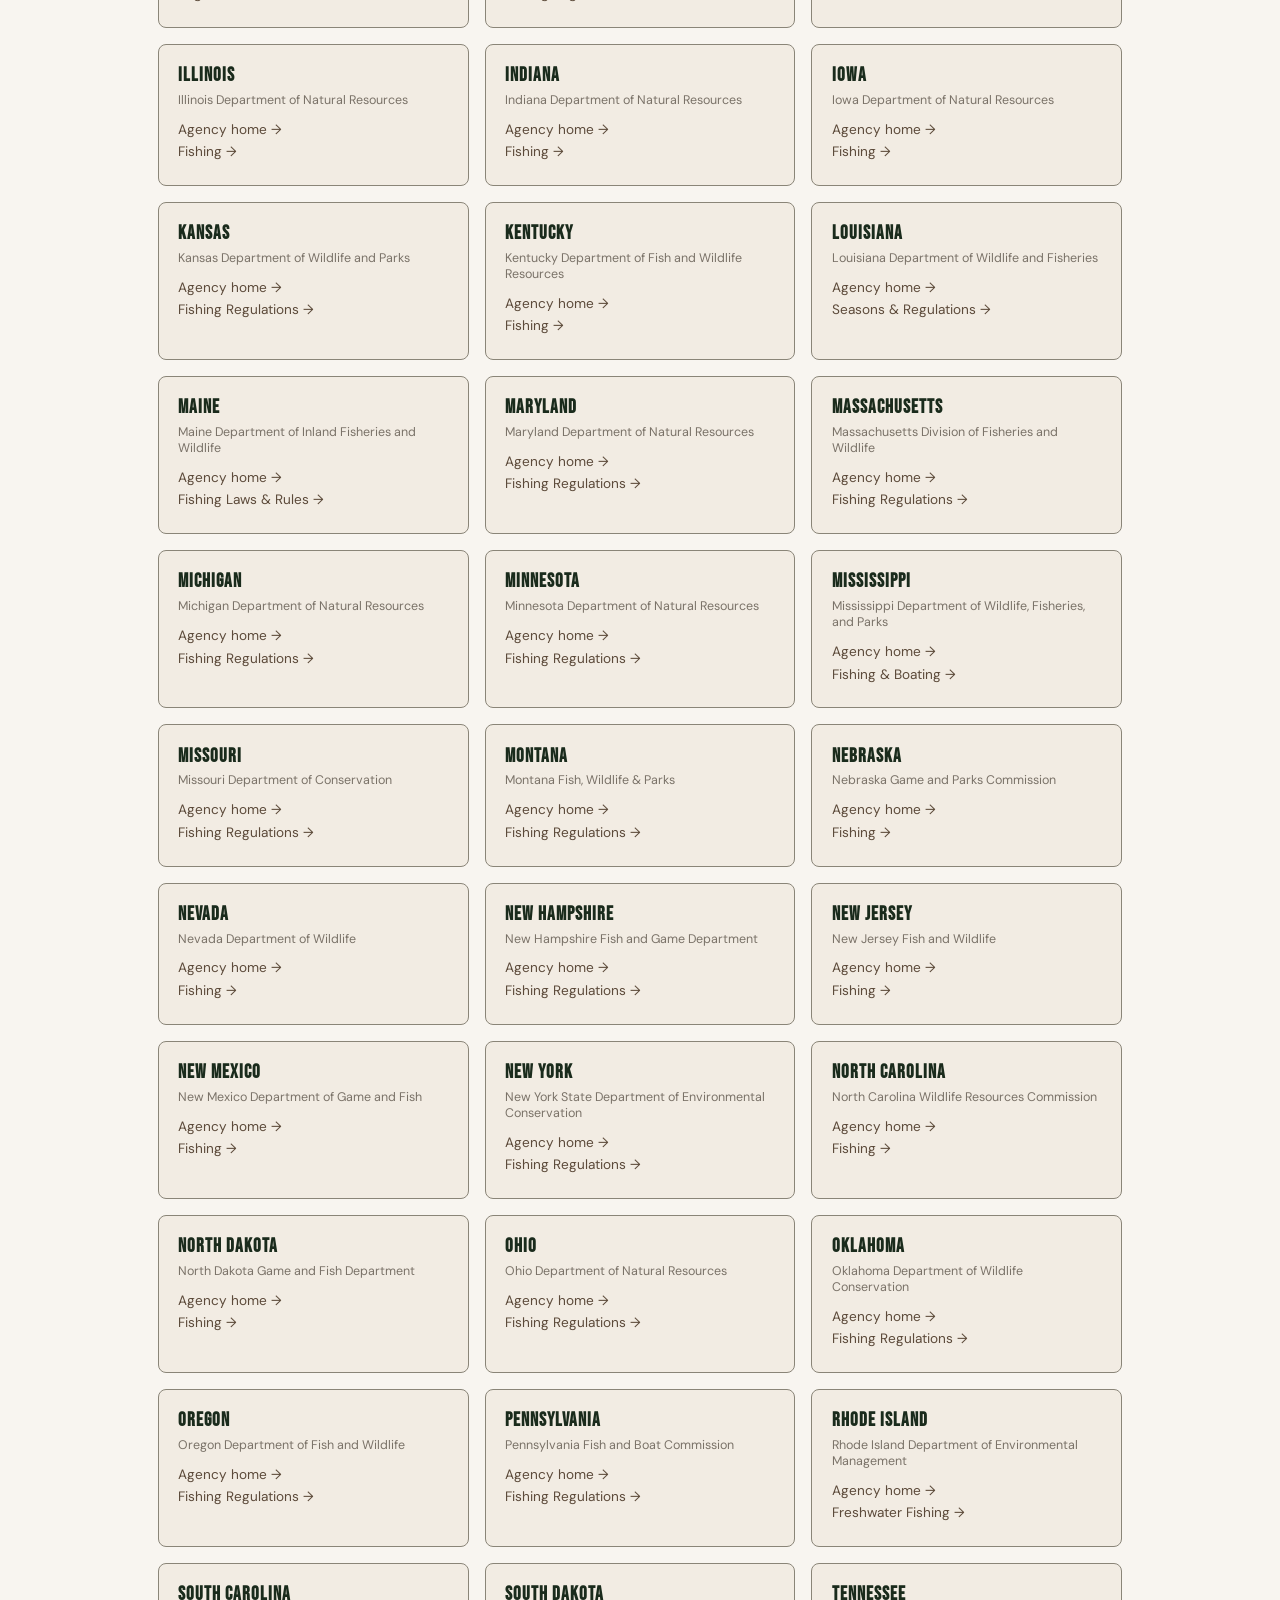
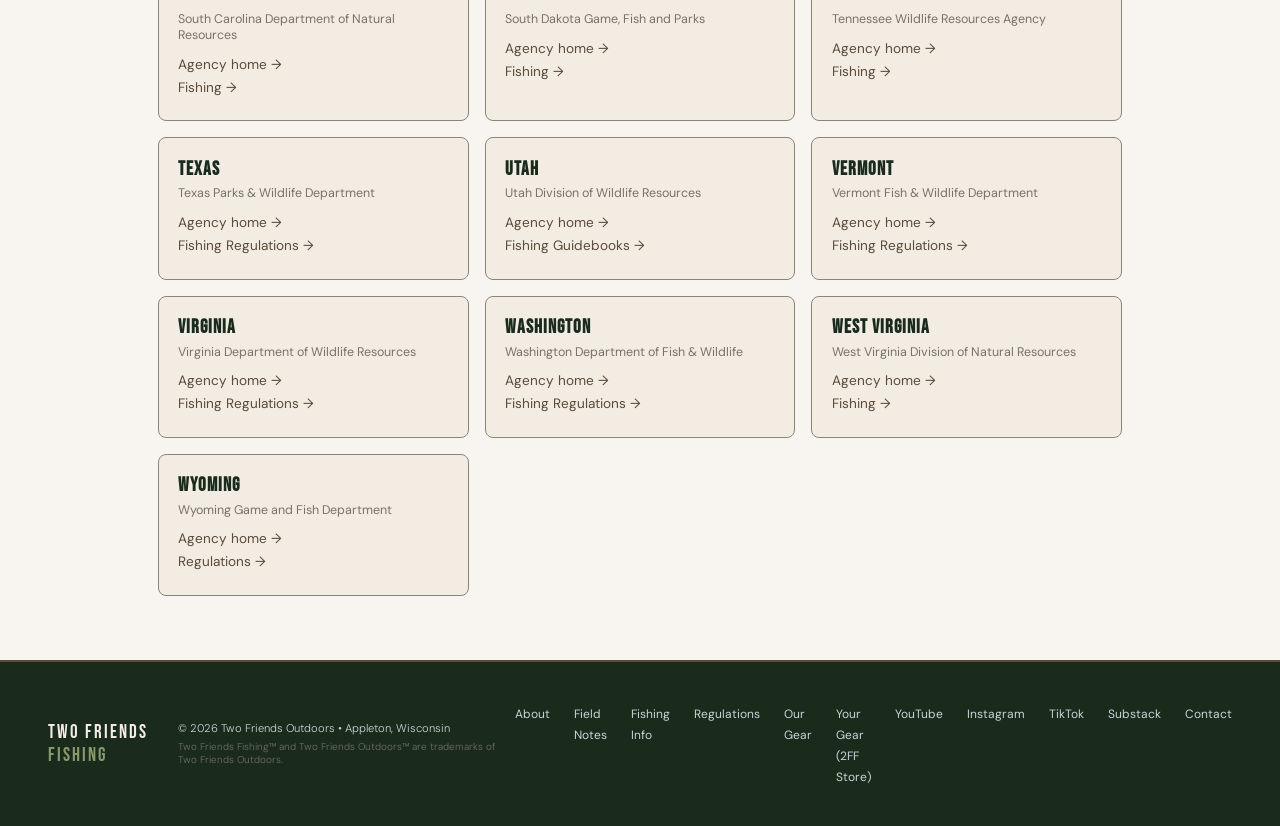
<file: regulations.html>
<!DOCTYPE html>
<html lang="en">
<head>
<meta charset="UTF-8">
<meta name="viewport" content="width=device-width, initial-scale=1.0">
<meta name="description" content="Fishing regulations by state — find your state's agency and official regulations. Educational reference, not legal advice.">
<title>Fishing Regulations | Two Friends Fishing</title>
<link rel="icon" type="image/png" href="[data-uri]">
<link href="https://fonts.googleapis.com/css2?family=Bebas+Neue&family=Source+Serif+4:ital,wght@0,300;0,400;0,600;1,300&family=Caveat:wght@500;600&family=DM+Sans:wght@300;400;500;600&display=swap" rel="stylesheet">
<link rel="stylesheet" href="styles.css?v=7">

</head>
<body>
<nav>
  <a href="index.html" class="nav-logo"><img src="[data-uri]" alt="Two Friends Fishing" style="height:38px;width:auto;display:block"></a>
  <ul class="nav-links">
    <li><a href="index.html">Home</a></li>
    <li><a href="about.html">About</a></li>
    <li><a href="field-notes.html">Field Notes</a></li>
    <li><a href="resources.html">Fishing Info</a></li>
    <li><a href="regulations.html">Regulations</a></li>
    <li><a href="index.html#gear">Our Gear</a></li>
    <li><a href="shop.html">Your Gear (2FF Store)</a></li>
  </ul>
  <div class="hamburger"><span></span><span></span><span></span></div>
</nav>
<main class="page-main">
<div class="section-tag">Know before you go</div>
<h2 class="section-title">FISHING REGULATIONS</h2>
<div class="disclaimer"><p><strong>Educational purposes only.</strong> This page is a starting point, not legal advice. Fishing regulations change often &mdash; seasons, limits, and license requirements vary by water and year. Always confirm the current rules with the official state agency before you fish.</p></div>

<div class="wi-feature">
  <div class="section-tag" style="color:var(--sand)">Our home water</div>
  <h3>WISCONSIN</h3>
  <div class="prose"><p style="color:var(--lake-fog)">We fish here, so we know it best &mdash; but even at home, check the current regs before every trip. Wisconsin's general inland fishing rules plus special regulations by county and water.</p></div>
  <a href="https://dnr.wisconsin.gov" target="_blank" rel="noopener">Wisconsin DNR &rarr;</a>
  <a href="https://dnr.wisconsin.gov/topic/fishing/regulations" target="_blank" rel="noopener">Fishing Regulations &rarr;</a>
  <a href="https://dnr.wisconsin.gov/topic/Fishing" target="_blank" rel="noopener">Fishing Home &rarr;</a>
</div>

<div class="section-tag" style="margin-top:3rem">All 50 states</div>
<h2 class="section-title" style="font-size:2.2rem">FIND YOUR STATE</h2>
<div class="prose"><p>Type to filter &mdash; every state's fish &amp; wildlife agency and its official fishing regulations page.</p></div>
<input class="state-filter" id="stateFilter" type="text" placeholder="Search states&hellip;" aria-label="Search states">
<div class="state-grid" id="stateGrid"></div>
</main>
<footer>
  <div class="footer-logo">TWO FRIENDS <span>FISHING</span></div>
  <div>
    <div class="footer-text">&copy; 2026 Two Friends Outdoors &bull; Appleton, Wisconsin</div>
    <div class="footer-ip">Two Friends Fishing&trade; and Two Friends Outdoors&trade; are trademarks of Two Friends Outdoors.</div>
  </div>
  <ul class="footer-links">
    <li><a href="about.html">About</a></li>
    <li><a href="field-notes.html">Field Notes</a></li>
    <li><a href="resources.html">Fishing Info</a></li>
    <li><a href="regulations.html">Regulations</a></li>
    <li><a href="index.html#gear">Our Gear</a></li>
    <li><a href="shop.html">Your Gear (2FF Store)</a></li>
    <li><a href="https://www.youtube.com/@Two_Friends_Fishing" target="_blank" rel="noopener">YouTube</a></li>
    <li><a href="https://instagram.com/two_friends_fishing" target="_blank" rel="noopener">Instagram</a></li>
    <li><a href="https://www.tiktok.com/@twofriendsfishing" target="_blank" rel="noopener">TikTok</a></li>
    <li><a href="https://twofriendsfishing.substack.com" target="_blank" rel="noopener">Substack</a></li>
    <li><a href="mailto:twofriendsfishingwi@gmail.com">Contact</a></li>
  </ul>
</footer>
<script>
document.querySelector('.hamburger').addEventListener('click',function(){document.querySelector('.nav-links').classList.toggle('open')});

function esc(s){var d=document.createElement('div');d.textContent=s||'';return d.innerHTML}
var allStates=[];
function renderStates(list){
  document.getElementById('stateGrid').innerHTML=list.map(function(s){
    return '<div class="state-card"><h3>'+esc(s.state)+'</h3>'+
    '<div class="agency">'+esc(s.agency)+'</div>'+
    '<a href="'+esc(s.agency_url)+'" target="_blank" rel="noopener">Agency home &rarr;</a>'+
    '<a href="'+esc(s.regs_url)+'" target="_blank" rel="noopener">'+esc(s.regs_label||'Fishing regulations')+' &rarr;</a></div>';
  }).join('');
}
fetch('regs.json').then(r=>r.json()).then(function(data){
  allStates=data.filter(s=>s.state!=='Wisconsin').sort((a,b)=>a.state.localeCompare(b.state));
  renderStates(allStates);
  document.getElementById('stateFilter').addEventListener('input',function(e){
    var q=e.target.value.toLowerCase();
    renderStates(allStates.filter(s=>s.state.toLowerCase().includes(q)||s.agency.toLowerCase().includes(q)));
  });
}).catch(function(){document.getElementById('stateGrid').innerHTML='<p><em>Could not load the state list.</em></p>'});

</script>
<nav class="tabbar" aria-label="Mobile navigation">
  <a href="index.html" class="tab"><span class="tab-ico">&#8962;</span><span class="tab-label">Home</span></a>
  <a href="index.html#episodes" class="tab"><span class="tab-ico">&#9654;</span><span class="tab-label">Episodes</span></a>
  <a href="index.html#fishmap" class="tab"><span class="tab-ico">&#128205;</span><span class="tab-label">Map</span></a>
  <a href="resources.html" class="tab"><span class="tab-ico">&#128214;</span><span class="tab-label">Info</span></a>
  <button class="tab" id="tabMore" aria-label="More pages"><span class="tab-ico">&#8942;</span><span class="tab-label">More</span></button>
</nav>
<div class="more-sheet" id="moreSheet" hidden>
  <div class="more-sheet-inner">
    <button class="more-close" id="moreClose" aria-label="Close menu">&times;</button>
    <a href="about.html">About Us</a>
    <a href="ice-fishing.html">Ice Fishing</a>
    <a href="field-notes.html">Field Notes</a>
    <a href="regulations.html">Regulations</a>
    <a href="shop.html">Your Gear (2FF Store)</a>
  </div>
</div>
<button class="to-top" id="toTop" aria-label="Back to top">&uarr;</button>
<script>
(function(){
  var moreBtn=document.getElementById('tabMore'),moreSheet=document.getElementById('moreSheet'),moreClose=document.getElementById('moreClose');
  if(moreBtn&&moreSheet){
    moreBtn.addEventListener('click',function(){moreSheet.hidden=false;});
    if(moreClose)moreClose.addEventListener('click',function(){moreSheet.hidden=true;});
    moreSheet.addEventListener('click',function(e){if(e.target===moreSheet)moreSheet.hidden=true;});
  }
  var toTop=document.getElementById('toTop');
  if(toTop){
    window.addEventListener('scroll',function(){toTop.classList.toggle('show',window.scrollY>600);},{passive:true});
    toTop.addEventListener('click',function(){window.scrollTo({top:0,behavior:'smooth'});});
  }
})();
</script>
</body>
</html>
</file>
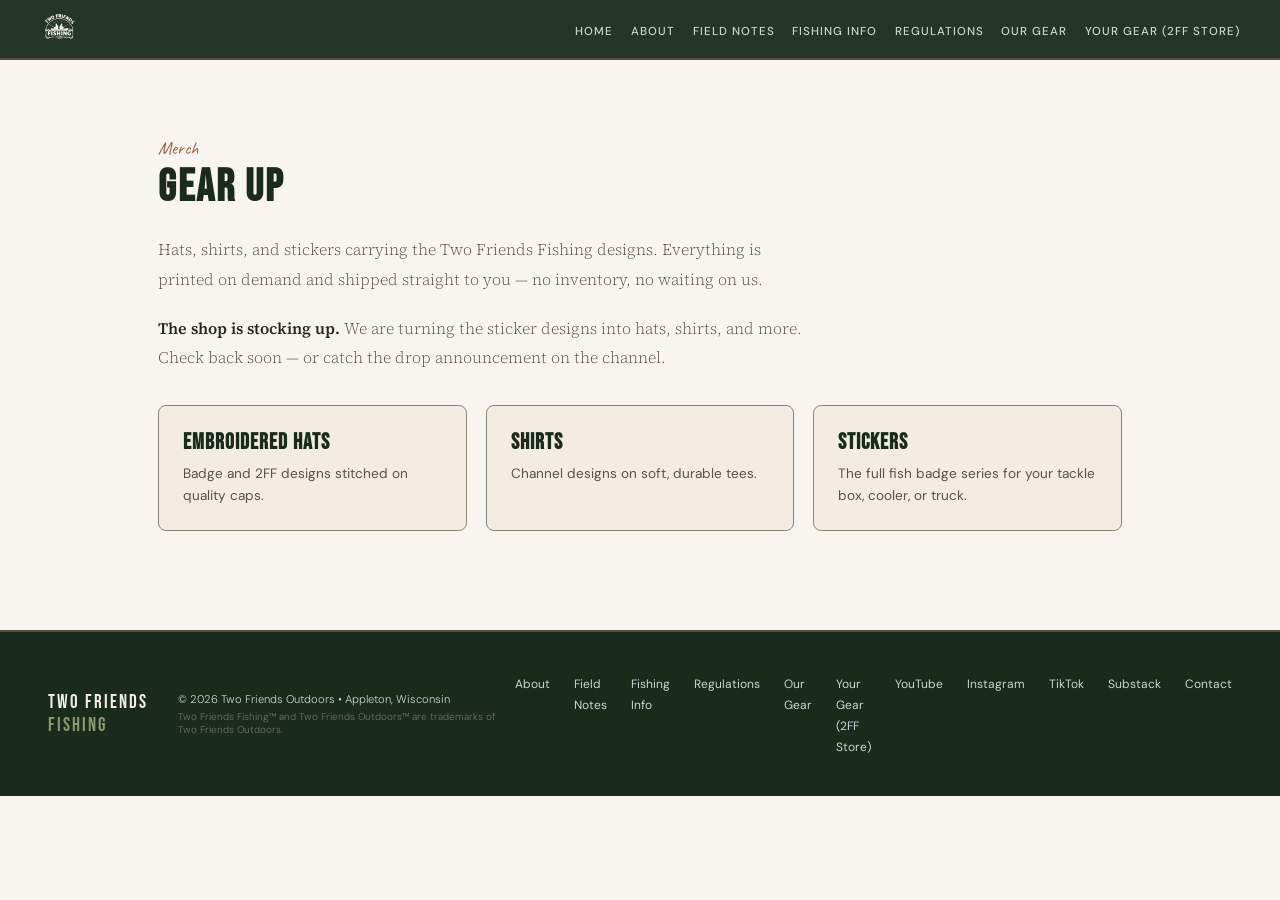
<file: shop.html>
<!DOCTYPE html>
<html lang="en">
<head>
<meta charset="UTF-8">
<meta name="viewport" content="width=device-width, initial-scale=1.0">
<meta name="description" content="Two Friends Fishing merch — hats, shirts, and stickers. Designed on the water, printed on demand.">
<title>Shop Merch | Two Friends Fishing</title>
<link rel="icon" type="image/png" href="[data-uri]">
<link href="https://fonts.googleapis.com/css2?family=Bebas+Neue&family=Source+Serif+4:ital,wght@0,300;0,400;0,600;1,300&family=Caveat:wght@500;600&family=DM+Sans:wght@300;400;500;600&display=swap" rel="stylesheet">
<link rel="stylesheet" href="styles.css?v=7">

</head>
<body>
<nav>
  <a href="index.html" class="nav-logo"><img src="[data-uri]" alt="Two Friends Fishing" style="height:38px;width:auto;display:block"></a>
  <ul class="nav-links">
    <li><a href="index.html">Home</a></li>
    <li><a href="about.html">About</a></li>
    <li><a href="field-notes.html">Field Notes</a></li>
    <li><a href="resources.html">Fishing Info</a></li>
    <li><a href="regulations.html">Regulations</a></li>
    <li><a href="index.html#gear">Our Gear</a></li>
    <li><a href="shop.html">Your Gear (2FF Store)</a></li>
  </ul>
  <div class="hamburger"><span></span><span></span><span></span></div>
</nav>
<main class="page-main">
<div class="section-tag">Merch</div>
<h2 class="section-title">GEAR UP</h2>
<div class="prose"><p>Hats, shirts, and stickers carrying the Two Friends Fishing designs. Everything is printed on demand and shipped straight to you &mdash; no inventory, no waiting on us.</p></div>

<!-- ============================================================
  STORE LINK SETUP:
  1. Create your free store at https://fourthwall.com
     (connect your YouTube channel for the merch shelf)
  2. Upload the finalized sticker designs as products
     (hats, tees, stickers — embroidery available for hats)
  3. Replace STORE_URL below with your Fourthwall shop address,
     e.g. https://twofriendsfishing.fourthwall.com
  4. Link this page in the site nav + footer when ready.
============================================================= -->
<script>var TFF_STORE_URL = "";</script>

<div id="shop-live" style="display:none">
  <div class="prose"><p>The shop is open. Every order is printed on demand and supports the channel directly.</p></div>
  <div style="margin-top:1.5rem"><a id="shop-link" href="#" class="btn btn-primary" style="background:var(--pine-deep);color:#fff;padding:.9rem 2.2rem;border-radius:8px;text-decoration:none;font-family:'DM Sans',sans-serif">Visit the Shop</a></div>
</div>

<div id="shop-soon">
  <div class="prose"><p><strong>The shop is stocking up.</strong> We are turning the sticker designs into hats, shirts, and more. Check back soon &mdash; or catch the drop announcement on the channel.</p></div>
  <div class="link-cards" style="margin-top:2rem">
    <div class="link-card"><h3>Embroidered Hats</h3><p>Badge and 2FF designs stitched on quality caps.</p></div>
    <div class="link-card"><h3>Shirts</h3><p>Channel designs on soft, durable tees.</p></div>
    <div class="link-card"><h3>Stickers</h3><p>The full fish badge series for your tackle box, cooler, or truck.</p></div>
  </div>
</div>

<script>
(function(){
  var url = (typeof TFF_STORE_URL === 'string') ? TFF_STORE_URL.replace(/\/$/,'') : '';
  if (url) {
    document.getElementById('shop-soon').style.display = 'none';
    document.getElementById('shop-live').style.display = '';
    document.getElementById('shop-link').href = url;
  }
})();
</script>
</main>
<footer>
  <div class="footer-logo">TWO FRIENDS <span>FISHING</span></div>
  <div>
    <div class="footer-text">&copy; 2026 Two Friends Outdoors &bull; Appleton, Wisconsin</div>
    <div class="footer-ip">Two Friends Fishing&trade; and Two Friends Outdoors&trade; are trademarks of Two Friends Outdoors.</div>
  </div>
  <ul class="footer-links">
    <li><a href="about.html">About</a></li>
    <li><a href="field-notes.html">Field Notes</a></li>
    <li><a href="resources.html">Fishing Info</a></li>
    <li><a href="regulations.html">Regulations</a></li>
    <li><a href="index.html#gear">Our Gear</a></li>
    <li><a href="shop.html">Your Gear (2FF Store)</a></li>
    <li><a href="https://www.youtube.com/@Two_Friends_Fishing" target="_blank" rel="noopener">YouTube</a></li>
    <li><a href="https://instagram.com/two_friends_fishing" target="_blank" rel="noopener">Instagram</a></li>
    <li><a href="https://www.tiktok.com/@twofriendsfishing" target="_blank" rel="noopener">TikTok</a></li>
    <li><a href="https://twofriendsfishing.substack.com" target="_blank" rel="noopener">Substack</a></li>
    <li><a href="mailto:twofriendsfishingwi@gmail.com">Contact</a></li>
  </ul>
</footer>
<nav class="tabbar" aria-label="Mobile navigation">
  <a href="index.html" class="tab"><span class="tab-ico">&#8962;</span><span class="tab-label">Home</span></a>
  <a href="index.html#episodes" class="tab"><span class="tab-ico">&#9654;</span><span class="tab-label">Episodes</span></a>
  <a href="index.html#fishmap" class="tab"><span class="tab-ico">&#128205;</span><span class="tab-label">Map</span></a>
  <a href="resources.html" class="tab"><span class="tab-ico">&#128214;</span><span class="tab-label">Info</span></a>
  <button class="tab" id="tabMore" aria-label="More pages"><span class="tab-ico">&#8942;</span><span class="tab-label">More</span></button>
</nav>
<div class="more-sheet" id="moreSheet" hidden>
  <div class="more-sheet-inner">
    <button class="more-close" id="moreClose" aria-label="Close menu">&times;</button>
    <a href="about.html">About Us</a>
    <a href="ice-fishing.html">Ice Fishing</a>
    <a href="field-notes.html">Field Notes</a>
    <a href="regulations.html">Regulations</a>
    <a href="shop.html">Your Gear (2FF Store)</a>
  </div>
</div>
<button class="to-top" id="toTop" aria-label="Back to top">&uarr;</button>

<script>
document.querySelector('.hamburger').addEventListener('click',function(){document.querySelector('.nav-links').classList.toggle('open')});
(function(){
  var moreBtn=document.getElementById('tabMore'),moreSheet=document.getElementById('moreSheet'),moreClose=document.getElementById('moreClose');
  if(moreBtn&&moreSheet){
    moreBtn.addEventListener('click',function(){moreSheet.hidden=false;});
    if(moreClose)moreClose.addEventListener('click',function(){moreSheet.hidden=true;});
    moreSheet.addEventListener('click',function(e){if(e.target===moreSheet)moreSheet.hidden=true;});
  }
  var toTop=document.getElementById('toTop');
  if(toTop){
    window.addEventListener('scroll',function(){toTop.classList.toggle('show',window.scrollY>600);},{passive:true});
    toTop.addEventListener('click',function(){window.scrollTo({top:0,behavior:'smooth'});});
  }
})();
</script>
</body>
</html>
</file>
<file: styles.css>
:root {
  --pine: #2c3e2d;
  --pine-deep: #1a2b1c;
  --cedar: #5c4a3a;
  --bark: #3d2e22;
  --stone: #8a8578;
  --slate-water: #3a4d5c;
  --deep-water: #1c2d3a;
  --river-blue: #4a6d7a;
  --lake-fog: #c8d4d8;
  --driftwood: #b8a892;
  --sand: #d4c8b0;
  --cream: #f2ece3;
  --warm-white: #f8f5f0;
  --moss: #6b7c4a;
  --sage: #8a9a6e;
  --ember: #a85a3a;
  --campfire: #c4713a;
  --walleye-gold: #c4a245;
  --text: #2a2520;
  --text-mid: #5a5248;
  --text-light: #7a7268;
}
*{margin:0;padding:0;box-sizing:border-box}
html{scroll-behavior:smooth}
html{overflow-x:clip}
body{font-family:'DM Sans',sans-serif;color:var(--text);background:var(--warm-white);overflow-x:clip}

/* NAV */
nav{position:fixed;top:0;left:0;right:0;z-index:100;background:rgba(26,43,28,0.95);backdrop-filter:blur(14px);padding:0 2.5rem;height:60px;display:flex;align-items:center;justify-content:space-between;border-bottom:2px solid var(--cedar)}
.nav-logo{font-family:'Bebas Neue',sans-serif;font-size:1.5rem;color:var(--cream);letter-spacing:2px;text-decoration:none}
.nav-logo span{color:var(--sage)}
.nav-links{display:flex;gap:1.8rem;list-style:none}
.nav-links a{color:var(--lake-fog);text-decoration:none;font-size:.78rem;font-weight:500;letter-spacing:1.5px;text-transform:uppercase;transition:color .3s;position:relative}
.nav-links a:hover{color:var(--sand)}
.nav-links a::after{content:'';position:absolute;bottom:-4px;left:0;right:0;height:1px;background:var(--sage);transform:scaleX(0);transition:transform .3s}
.nav-links a:hover::after{transform:scaleX(1)}
.hamburger{display:none;flex-direction:column;gap:5px;cursor:pointer;padding:4px}
.hamburger span{width:24px;height:2px;background:var(--cream)}

/* HERO */
.hero{position:relative;height:100vh;min-height:640px;display:flex;align-items:flex-end;overflow:hidden}
.hero-bg{position:absolute;inset:0;background:linear-gradient(160deg,var(--pine-deep) 0%,var(--deep-water) 40%,var(--bark) 100%)}
.hero-texture{position:absolute;inset:0;background-image:url("data:image/svg+xml,%3Csvg width='60' height='60' viewBox='0 0 60 60' xmlns='http://www.w3.org/2000/svg'%3E%3Cg fill='none' fill-rule='evenodd'%3E%3Cg fill='%23ffffff' fill-opacity='0.02'%3E%3Cpath d='M36 34v-4h-2v4h-4v2h4v4h2v-4h4v-2h-4zm0-30V0h-2v4h-4v2h4v4h2V6h4V4h-4zM6 34v-4H4v4H0v2h4v4h2v-4h4v-2H6zM6 4V0H4v4H0v2h4v4h2V6h4V4H6z'/%3E%3C/g%3E%3C/g%3E%3C/svg%3E")}
.hero-vignette{position:absolute;inset:0;background:radial-gradient(ellipse at 30% 80%,transparent 0%,rgba(0,0,0,.4) 100%)}
.hero-content{position:relative;z-index:2;padding:4rem 3rem;max-width:750px}
.hero-tag{font-family:'Caveat',cursive;font-size:1.35rem;color:var(--sage);margin-bottom:.5rem;opacity:0;animation:slideUp .7s .2s forwards}
.hero h1{font-family:'Bebas Neue',sans-serif;font-size:clamp(3.5rem,8vw,7rem);color:var(--cream);line-height:.92;letter-spacing:3px;margin-bottom:1.2rem;opacity:0;animation:slideUp .7s .4s forwards}
.hero h1 .accent{color:var(--moss)}
.hero-sub{font-family:'Source Serif 4',serif;font-size:1.05rem;font-weight:300;color:var(--lake-fog);line-height:1.7;max-width:480px;margin-bottom:2.2rem;opacity:0;animation:slideUp .7s .6s forwards}
.hero-cta{display:inline-flex;gap:1rem;opacity:0;animation:slideUp .7s .8s forwards}
.btn{display:inline-block;padding:.8rem 1.8rem;font-family:'Bebas Neue',sans-serif;font-size:1.05rem;letter-spacing:2px;text-decoration:none;border:none;cursor:pointer;transition:all .3s}
.btn-primary{background:var(--pine);color:var(--cream)}.btn-primary:hover{background:var(--moss);transform:translateY(-2px)}
.btn-outline{background:transparent;color:var(--cream);border:1.5px solid rgba(255,255,255,.4)}.btn-outline:hover{background:rgba(255,255,255,.08);border-color:var(--cream)}
.btn-ember{background:var(--ember);color:var(--cream)}.btn-ember:hover{background:var(--campfire);transform:translateY(-2px)}
.hero-scroll{position:absolute;bottom:2rem;left:50%;transform:translateX(-50%);z-index:2;color:var(--lake-fog);font-size:.65rem;letter-spacing:3px;text-transform:uppercase;text-align:center;opacity:0;animation:fadeIn 1s 1.4s forwards}
.hero-scroll::after{content:'';display:block;width:1px;height:36px;background:var(--lake-fog);margin:.5rem auto 0;animation:pulse 2s infinite}

/* ABOUT */
.about{display:grid;grid-template-columns:1fr 1fr;min-height:75vh}
.about-image{position:relative;overflow:hidden}
.about-image img{width:100%;height:100%;object-fit:cover}
.about-image::after{content:'';position:absolute;inset:0;background:linear-gradient(to right,transparent 60%,var(--warm-white))}
.about-text{display:flex;flex-direction:column;justify-content:center;padding:4rem 4rem 4rem 3rem}
.section-tag{font-family:'Caveat',cursive;font-size:1.15rem;color:var(--ember);margin-bottom:.4rem}
.section-title{font-family:'Bebas Neue',sans-serif;font-size:clamp(2.2rem,3.5vw,3.2rem);color:var(--pine-deep);letter-spacing:2px;line-height:1;margin-bottom:1.5rem}
.about-text p{font-family:'Source Serif 4',serif;font-size:.95rem;font-weight:300;line-height:1.85;color:var(--text-mid);margin-bottom:1rem;max-width:460px}
.about-stats{display:flex;gap:2.5rem;margin-top:2rem;padding-top:2rem;border-top:1px solid var(--sand)}
.stat-num{font-family:'Bebas Neue',sans-serif;font-size:2.4rem;color:var(--pine);line-height:1}
.stat-label{font-size:.7rem;text-transform:uppercase;letter-spacing:1.5px;color:var(--text-light);margin-top:.2rem}

/* EPISODES */
.episodes{background:var(--deep-water);padding:5rem 3rem;text-align:center}
.episodes .section-tag{color:var(--walleye-gold)}
.episodes .section-title{color:var(--cream);margin-bottom:.5rem}
.episodes .section-sub{font-family:'Source Serif 4',serif;color:var(--lake-fog);font-weight:300;max-width:520px;margin:0 auto 3rem;line-height:1.6}
.video-grid{display:grid;grid-template-columns:repeat(3,1fr);gap:1.2rem;max-width:1060px;margin:0 auto}
.video-card{position:relative;aspect-ratio:16/9;border-radius:5px;overflow:hidden;cursor:pointer}
.video-card img{width:100%;height:100%;object-fit:cover;transition:transform .5s}
.video-card:hover img{transform:scale(1.05)}
.video-card::after{content:'';position:absolute;inset:0;background:linear-gradient(transparent 30%,rgba(0,0,0,.7))}
.video-card-info{position:absolute;bottom:0;left:0;right:0;padding:1rem;z-index:2;text-align:left}
.video-card-title{font-family:'Bebas Neue',sans-serif;color:var(--cream);font-size:1.05rem;letter-spacing:1px}
.video-card-meta{color:var(--lake-fog);font-size:.72rem;margin-top:.2rem}
.play-icon{position:absolute;top:50%;left:50%;transform:translate(-50%,-50%);z-index:3;width:48px;height:48px;background:rgba(44,62,45,.85);border-radius:50%;display:flex;align-items:center;justify-content:center;transition:all .3s;border:2px solid rgba(255,255,255,.2)}
.video-card:hover .play-icon{background:var(--pine);border-color:var(--sage);transform:translate(-50%,-50%) scale(1.1)}
.play-icon svg{fill:white;width:18px;height:18px;margin-left:2px}

/* GEAR */
.gear{padding:5rem 3rem;max-width:1160px;margin:0 auto}
.gear-header{display:flex;justify-content:space-between;align-items:flex-end;margin-bottom:3rem}
.gear-gallery{display:grid;grid-template-columns:2fr 1fr 1fr;grid-template-rows:280px 280px;gap:.8rem}
.gear-item{position:relative;border-radius:5px;overflow:hidden}
.gear-item a{display:block;height:100%}
.gear-credit{position:absolute;top:.45rem;right:.6rem;z-index:2;font-size:.58rem;letter-spacing:.5px;color:rgba(255,255,255,.65)}
.gear-item img{width:100%;height:100%;object-fit:cover;transition:transform .6s}
.gear-item:hover img{transform:scale(1.04)}
.gear-item.no-photo img{display:none}
.gear-item:first-child{grid-row:span 2}
.gear-item::after{content:'';position:absolute;inset:0;background:linear-gradient(transparent 55%,rgba(0,0,0,.55))}
.gear-label{position:absolute;bottom:.8rem;left:.8rem;z-index:2;font-family:'Bebas Neue',sans-serif;color:var(--cream);font-size:1.15rem;letter-spacing:1px}
.gear-sublabel{font-family:'DM Sans',sans-serif;font-size:.65rem;font-weight:400;letter-spacing:.5px;opacity:.8;display:block;margin-top:1px}

/* FEATURE */
.feature{position:relative;min-height:65vh;display:flex;align-items:center;overflow:hidden}
.feature-bg{position:absolute;inset:0}
.feature-bg img{width:100%;height:100%;object-fit:cover}
.feature-bg::after{content:'';position:absolute;inset:0;background:linear-gradient(to right,rgba(26,43,28,.93) 0%,rgba(26,43,28,.65) 45%,transparent 100%)}
.feature-content{position:relative;z-index:2;padding:4rem;max-width:520px}
.feature-content .section-tag{color:var(--walleye-gold)}
.feature-content .section-title{color:var(--cream)}
.feature-content p{font-family:'Source Serif 4',serif;color:var(--lake-fog);font-weight:300;line-height:1.8;margin-bottom:2rem}

/* WEATHER */
.weather{background:var(--cream);padding:5rem 3rem}
.weather-inner{max-width:1060px;margin:0 auto}
.weather-header{margin-bottom:2.5rem}
.weather-grid{display:grid;grid-template-columns:repeat(5,1fr);gap:1rem}
.wx-card{background:var(--warm-white);border:1px solid var(--sand);border-radius:6px;padding:1.5rem;text-align:center;transition:all .3s;position:relative;overflow:hidden}
.wx-card:hover{border-color:var(--pine);transform:translateY(-3px);box-shadow:0 8px 24px rgba(0,0,0,.08)}
.wx-card::before{content:'';position:absolute;top:0;left:0;right:0;height:3px;background:var(--pine);transform:scaleX(0);transition:transform .3s}
.wx-card:hover::before{transform:scaleX(1)}
.wx-icon{font-size:2rem;margin-bottom:.8rem;display:block}
.wx-label{font-size:.65rem;text-transform:uppercase;letter-spacing:2px;color:var(--text-light);margin-bottom:.5rem}
.wx-value{font-family:'Bebas Neue',sans-serif;font-size:2rem;color:var(--pine-deep);line-height:1}
.wx-detail{font-size:.75rem;color:var(--text-light);margin-top:.3rem}
.wx-bite-meter{margin-top:2rem;background:var(--warm-white);border:1px solid var(--sand);border-radius:6px;padding:2rem;display:flex;align-items:center;gap:2rem}
.bite-gauge{flex-shrink:0;width:120px;height:120px;border-radius:50%;background:conic-gradient(var(--moss) 0% 72%,var(--sand) 72% 100%);display:flex;align-items:center;justify-content:center}
.bite-gauge-inner{width:88px;height:88px;border-radius:50%;background:var(--warm-white);display:flex;align-items:center;justify-content:center;flex-direction:column}
.bite-score{font-family:'Bebas Neue',sans-serif;font-size:2.4rem;color:var(--moss);line-height:1}
.bite-score-label{font-size:.6rem;text-transform:uppercase;letter-spacing:1.5px;color:var(--text-light)}
.bite-info h3{font-family:'Bebas Neue',sans-serif;font-size:1.6rem;color:var(--pine-deep);letter-spacing:1px;margin-bottom:.5rem}
.bite-info p{font-family:'Source Serif 4',serif;font-size:.9rem;color:var(--text-mid);line-height:1.7;font-weight:300}
.bite-species{display:flex;gap:.5rem;margin-top:1rem;flex-wrap:wrap}
.species-tag{font-size:.7rem;padding:.3rem .7rem;border-radius:20px;background:var(--pine);color:var(--cream);letter-spacing:.5px}
.wx-disclaimer{font-size:.7rem;color:var(--stone);text-align:center;margin-top:1.5rem;font-style:italic}
.wx-zip{display:flex;gap:.6rem;margin-top:1.2rem;flex-wrap:wrap;align-items:center}
.wx-zip input{padding:.7rem 1rem;font-family:'DM Sans',sans-serif;font-size:.85rem;border:1px solid var(--sand);border-radius:4px;background:#fff;color:var(--text);width:230px}
.wx-zip button{padding:.7rem 1.3rem;font-family:'Bebas Neue',sans-serif;font-size:.95rem;letter-spacing:1.5px;background:var(--pine);color:#fff;border:1px solid var(--pine);border-radius:4px;cursor:pointer}
.wx-zip button:hover{background:var(--pine-deep)}
.wx-zip button[type="button"]{background:transparent;color:var(--pine);border-color:var(--pine)}
.wx-zip-error{color:#a8542f;font-size:.8rem;margin-top:.5rem}
@keyframes livePulse{0%{box-shadow:0 0 0 0 rgba(107,124,74,.6)}70%{box-shadow:0 0 0 8px rgba(107,124,74,0)}100%{box-shadow:0 0 0 0 rgba(107,124,74,0)}}
.live-dot{display:inline-block;width:8px;height:8px;border-radius:50%;background:var(--moss);margin-right:.4rem;animation:livePulse 2s infinite;vertical-align:middle}

/* FISH MAP */
.fishmap{background:var(--deep-water);padding:5rem 3rem;position:relative;overflow:hidden}
.fishmap::before{content:'';position:absolute;inset:0;background-image:url("data:image/svg+xml,%3Csvg width='100' height='100' viewBox='0 0 100 100' xmlns='http://www.w3.org/2000/svg'%3E%3Cpath d='M11 18c3.866 0 7-3.134 7-7s-3.134-7-7-7-7 3.134-7 7 3.134 7 7 7zm48 25c3.866 0 7-3.134 7-7s-3.134-7-7-7-7 3.134-7 7 3.134 7 7 7zm-43-7c1.657 0 3-1.343 3-3s-1.343-3-3-3-3 1.343-3 3 1.343 3 3 3zm63 31c1.657 0 3-1.343 3-3s-1.343-3-3-3-3 1.343-3 3 1.343 3 3 3z' fill='%23ffffff' fill-opacity='0.015' fill-rule='evenodd'/%3E%3C/svg%3E")}
.fishmap-inner{max-width:1060px;margin:0 auto;position:relative;z-index:2}
.fishmap .section-tag{color:var(--walleye-gold)}
.fishmap .section-title{color:var(--cream);margin-bottom:.5rem}
.fishmap .section-sub{font-family:'Source Serif 4',serif;color:var(--lake-fog);font-weight:300;max-width:500px;line-height:1.6;margin-bottom:2.5rem}
.map-container{border-radius:8px;overflow:hidden;border:2px solid rgba(255,255,255,.1);background:var(--slate-water);position:relative;aspect-ratio:16/8}
#fish-map{width:100%;height:100%;background:#10161c;z-index:1;font-family:'DM Sans',sans-serif}
.leaflet-bar a{background:#1c2d3a;color:var(--cream);border-color:rgba(255,255,255,.15)}
.leaflet-bar a:hover{background:#2a3d4a;color:#fff}
.leaflet-control-attribution{background:rgba(10,15,20,.7)!important;color:#5a6a75!important;font-size:.6rem}
.leaflet-control-attribution a{color:#7a8a95!important}
.leaflet-popup-content-wrapper{background:var(--warm-white);color:var(--text);border-radius:8px;box-shadow:0 12px 40px rgba(0,0,0,.4)}
.leaflet-popup-content{margin:.9rem 1.1rem;line-height:1.5;font-family:'DM Sans',sans-serif}
.leaflet-popup-tip{background:var(--warm-white)}
.fish-popup-species{font-family:'Bebas Neue',sans-serif;font-size:1.3rem;letter-spacing:1px;color:var(--pine-deep)}
.fish-popup-meta{font-size:.8rem;color:var(--text-mid);margin-top:.15rem}
.map-toolbar{position:absolute;top:12px;right:12px;z-index:800;display:flex;gap:.5rem}
.map-btn{background:rgba(28,45,58,.94);color:var(--cream);border:1px solid rgba(255,255,255,.22);border-radius:6px;padding:.55rem .9rem;font-family:'DM Sans',sans-serif;font-size:.75rem;font-weight:600;letter-spacing:.5px;cursor:pointer}
.map-btn:hover{background:var(--walleye-gold);color:#1a2b1c;border-color:var(--walleye-gold)}
.map-btn.active{background:var(--walleye-gold);color:#1a2b1c;border-color:var(--walleye-gold)}
.map-hint{position:absolute;bottom:14px;left:50%;transform:translateX(-50%);z-index:800;background:rgba(196,162,69,.95);color:#1a2b1c;font-size:.75rem;font-weight:600;padding:.5rem .9rem;border-radius:20px;display:none;white-space:nowrap}
.pin-form{min-width:210px}
.pin-form label{display:block;font-size:.72rem;font-weight:600;color:var(--text-mid);margin:.55rem 0 .2rem}
.pin-form input,.pin-form select{width:100%;padding:.45rem .55rem;border:1px solid #d4c8b0;border-radius:5px;font-family:'DM Sans',sans-serif;font-size:.82rem;background:#fff;color:var(--text);box-sizing:border-box}
.pin-form button{margin-top:.75rem;width:100%;background:var(--ember);color:#fff;border:none;border-radius:5px;padding:.6rem;font-weight:600;cursor:pointer;font-size:.82rem;font-family:'DM Sans',sans-serif}
.pin-form button:hover{background:#8f4a2c}
.map-fallback{display:flex;align-items:center;justify-content:center;height:100%;color:var(--lake-fog);font-size:.9rem;padding:2rem;text-align:center}
.map-legend{display:flex;gap:1.5rem;justify-content:center;margin-top:1.5rem;flex-wrap:wrap}
.legend-item{display:flex;align-items:center;gap:.4rem;color:var(--lake-fog);font-size:.75rem}
.legend-dot{width:10px;height:10px;border-radius:50%;border:1.5px solid rgba(255,255,255,.3)}
.map-cta{text-align:center;margin-top:2rem}

/* BLOG (FIELD NOTES) */
.blog{background:var(--warm-white);padding:5rem 3rem}
.blog-inner{max-width:860px;margin:0 auto}
.blog .section-tag{color:var(--ember)}
.blog .section-title{color:var(--pine-deep);margin-bottom:.5rem}
.blog .section-sub{font-family:'Source Serif 4',serif;color:var(--text-mid);font-weight:300;max-width:520px;line-height:1.6;margin-bottom:2.5rem}
.blog-post{border-top:2px solid var(--sand);padding:1.8rem 0}
.blog-post:last-child{border-bottom:2px solid var(--sand)}
.blog-tag{display:inline-block;font-size:.65rem;font-weight:600;letter-spacing:1.5px;text-transform:uppercase;color:var(--ember);margin-bottom:.5rem}
.blog-title{font-family:'Bebas Neue',sans-serif;font-size:1.9rem;letter-spacing:1px;color:var(--pine-deep);margin-bottom:.25rem}
.blog-date{font-size:.75rem;color:var(--text-light);margin-bottom:.8rem}
.blog-excerpt{font-family:'Source Serif 4',serif;color:var(--text-mid);line-height:1.7;font-weight:300}
.blog-body{font-family:'Source Serif 4',serif;color:var(--text);line-height:1.75;font-weight:300;margin-top:1rem;display:none}
.blog-body.open{display:block}
.blog-body p{margin-bottom:1rem}
.blog-toggle{background:none;border:none;color:var(--ember);font-family:'DM Sans',sans-serif;font-size:.8rem;font-weight:600;cursor:pointer;padding:.5rem 0 0;letter-spacing:.5px}
.blog-toggle:hover{color:var(--campfire)}

/* SUBSTACK */
.substack-posts{max-width:760px;margin:0 auto 2.2rem;text-align:left}
.substack-post{display:block;background:rgba(255,255,255,.06);border:1px solid rgba(255,255,255,.12);border-radius:8px;padding:1.3rem 1.5rem;margin-bottom:1rem;text-decoration:none;transition:background .3s,border-color .3s}
.substack-post:hover{background:rgba(255,255,255,.1);border-color:var(--walleye-gold)}
.substack-post-title{font-family:'Bebas Neue',sans-serif;font-size:1.4rem;letter-spacing:1px;color:var(--cream);margin-bottom:.2rem}
.substack-post-date{font-size:.7rem;color:var(--lake-fog);opacity:.7;margin-bottom:.5rem}
.substack-post-excerpt{font-family:'Source Serif 4',serif;font-size:.92rem;color:rgba(255,255,255,.72);font-weight:300;line-height:1.6}
.substack-empty{font-family:'Source Serif 4',serif;color:rgba(255,255,255,.6);font-weight:300;margin-bottom:2rem}
.substack-latest{max-width:760px;margin:0 auto 1.5rem;text-align:left}
.substack-latest-card{display:flex;gap:1.2rem;align-items:center;background:rgba(255,255,255,.06);border:1px solid rgba(255,255,255,.12);border-radius:8px;padding:1rem;text-decoration:none;transition:background .3s,border-color .3s}
.substack-latest-card:hover{background:rgba(255,255,255,.1);border-color:var(--walleye-gold)}
.substack-latest-card img{width:140px;height:140px;object-fit:cover;border-radius:5px;flex-shrink:0}
.substack-latest-label{font-size:.68rem;letter-spacing:2px;text-transform:uppercase;color:var(--walleye-gold);margin-bottom:.3rem}
.substack-latest-title{font-family:'Bebas Neue',sans-serif;font-size:1.5rem;letter-spacing:1px;color:var(--cream);line-height:1.2}
.substack-latest-date{font-size:.7rem;color:var(--lake-fog);opacity:.7;margin-top:.3rem}
.newsletter .btn-ember{display:inline-block;text-decoration:none}

/* FISH WALL */
.fishwall{padding:5rem 3rem;background:var(--warm-white)}
.fishwall-inner{max-width:1060px;margin:0 auto}
.fishwall-header{display:flex;justify-content:space-between;align-items:flex-end;margin-bottom:2.5rem}
.fishwall-grid{display:grid;grid-template-columns:repeat(4,1fr);gap:.8rem}
.fish-card{position:relative;border-radius:6px;overflow:hidden;cursor:pointer;background:var(--cream)}
.fish-card.featured{grid-column:span 2;grid-row:span 2}
.fish-card-img{width:100%;aspect-ratio:1;object-fit:cover;transition:transform .5s}
.fish-card.featured .fish-card-img{aspect-ratio:auto;height:100%}
.fish-card:hover .fish-card-img{transform:scale(1.04)}
.fish-card::after{content:'';position:absolute;inset:0;background:linear-gradient(transparent 50%,rgba(0,0,0,.6));pointer-events:none}
.fish-card-info{position:absolute;bottom:0;left:0;right:0;padding:.8rem;z-index:2}
.fish-card-species{font-family:'Bebas Neue',sans-serif;color:var(--cream);font-size:1rem;letter-spacing:1px}
.fish-card-angler{font-size:.7rem;color:var(--lake-fog)}
.fish-card-location{font-size:.65rem;color:var(--sage);display:flex;align-items:center;gap:.3rem;margin-top:.15rem}
.fish-card-location svg{width:10px;height:10px;fill:var(--sage)}
.fish-card-date{font-size:.65rem;color:var(--sage);margin-top:.15rem}
.fish-card-badge{position:absolute;top:.6rem;right:.6rem;z-index:2;font-family:'Bebas Neue',sans-serif;font-size:.65rem;letter-spacing:1.5px;background:var(--walleye-gold);color:var(--bark);padding:.2rem .6rem;border-radius:3px}
.fishwall-submit{margin-top:2.5rem;text-align:center;padding:2.5rem;border:2px dashed var(--sand);border-radius:8px;background:var(--cream)}
.fishwall-submit-icon{font-size:2.5rem;margin-bottom:.8rem}
.fishwall-submit h3{font-family:'Bebas Neue',sans-serif;font-size:1.4rem;color:var(--pine-deep);letter-spacing:1px;margin-bottom:.3rem}
.fishwall-submit p{color:var(--text-light);font-size:.85rem;margin-bottom:1.2rem}

/* SOCIAL */
.social{background:var(--cream);padding:5rem 3rem;text-align:center;border-top:1px solid var(--sand)}
.social .section-title{margin-bottom:.5rem}
.social-sub{color:var(--text-light);font-weight:300;margin-bottom:3rem}
.social-grid{display:grid;grid-template-columns:repeat(4,1fr);gap:.8rem;max-width:860px;margin:0 auto 2rem}
.social-tile{aspect-ratio:1;border-radius:5px;overflow:hidden;position:relative}
.social-tile img{width:100%;height:100%;object-fit:cover;transition:transform .5s}
.social-tile:hover img{transform:scale(1.05)}
.social-tile::after{content:'';position:absolute;inset:0;background:rgba(28,43,28,.25);opacity:0;transition:opacity .3s}
.social-tile:hover::after{opacity:1}
.social-handles{display:flex;justify-content:center;gap:1.5rem;margin-top:2rem}
.social-handle{font-family:'Bebas Neue',sans-serif;font-size:1.1rem;letter-spacing:1px;color:var(--pine-deep);text-decoration:none;padding:.45rem .9rem;border:1.5px solid var(--pine-deep);border-radius:3px;transition:all .3s}
.social-handle:hover{background:var(--pine-deep);color:var(--cream)}

/* NEWSLETTER */
.newsletter{background:var(--pine);padding:4rem 3rem;text-align:center}
.newsletter .section-title{color:var(--cream);margin-bottom:.3rem}
.newsletter p{font-family:'Source Serif 4',serif;color:rgba(255,255,255,.6);font-weight:300;margin-bottom:2rem}
.newsletter-form{display:flex;max-width:460px;margin:0 auto}
.newsletter-form input{flex:1;padding:.85rem 1.2rem;font-family:'DM Sans',sans-serif;font-size:.85rem;background:rgba(255,255,255,.1);color:white;border:1px solid rgba(255,255,255,.2);border-right:none}
.newsletter-form input::placeholder{color:rgba(255,255,255,.45)}
.newsletter-form button{padding:.85rem 1.8rem;font-family:'Bebas Neue',sans-serif;font-size:1.05rem;letter-spacing:2px;background:var(--ember);color:white;border:1px solid var(--ember);cursor:pointer;transition:background .3s}
.newsletter-form button:hover{background:var(--campfire)}

/* FOOTER */
footer{background:var(--pine-deep);padding:2.5rem 3rem;display:flex;justify-content:space-between;align-items:center;border-top:2px solid var(--cedar)}
.footer-logo{font-family:'Bebas Neue',sans-serif;font-size:1.2rem;color:var(--cream);letter-spacing:2px}
.footer-logo span{color:var(--sage)}
.footer-text{color:var(--lake-fog);font-size:.7rem;font-weight:300}
.footer-ip{color:var(--stone);font-size:.62rem;font-weight:300;margin-top:.3rem;opacity:.75}
.footer-links{display:flex;gap:1.5rem;list-style:none}
.footer-links a{color:var(--lake-fog);text-decoration:none;font-size:.75rem;transition:color .3s}
.footer-links a:hover{color:var(--sand)}

/* ANIMATIONS */
@keyframes slideUp{from{opacity:0;transform:translateY(28px)}to{opacity:1;transform:translateY(0)}}
@keyframes fadeIn{from{opacity:0}to{opacity:1}}
@keyframes pulse{0%,100%{opacity:.3}50%{opacity:1}}

/* RESPONSIVE */
@media(max-width:900px){
  .nav-links{display:none}.hamburger{display:flex}
  .about{grid-template-columns:1fr}.about-image{height:50vh}.about-text{padding:3rem 2rem}
  .video-grid{grid-template-columns:1fr}
  .gear-gallery{grid-template-columns:1fr 1fr;grid-template-rows:auto}.gear-item:first-child{grid-row:span 1}
  .weather-grid{grid-template-columns:repeat(2,1fr)}
  .wx-card:last-child{grid-column:span 2}
  .wx-bite-meter{flex-direction:column;text-align:center}
  .fishwall-grid{grid-template-columns:repeat(2,1fr)}.fish-card.featured{grid-column:span 2;grid-row:span 1}
  .social-grid{grid-template-columns:repeat(2,1fr)}
  .feature-content{padding:2.5rem}
  footer{flex-direction:column;gap:1rem;text-align:center}
  .hero-content{padding:2rem}
  .social-handles{flex-wrap:wrap;justify-content:center}
  .gear-header,.fishwall-header{flex-direction:column;align-items:flex-start;gap:1rem}
}
@media(max-width:600px){
  .hero h1{font-size:clamp(2.4rem,11vw,3rem)}.hero-cta{flex-direction:column}
  .about-stats{flex-direction:column;gap:1rem}
  .gear-gallery{grid-template-columns:1fr}
  .weather-grid{grid-template-columns:1fr 1fr}
  .fishwall-grid{grid-template-columns:1fr}.fish-card.featured{grid-column:span 1}
  .newsletter-form{flex-direction:column}.newsletter-form input{border-right:1px solid rgba(255,255,255,.2)}
  .substack-latest-card{flex-direction:column;align-items:flex-start}
  .substack-latest-card img{width:100%;height:auto;aspect-ratio:16/9}
  .social-grid{grid-template-columns:1fr 1fr}
  .map-container{aspect-ratio:4/3}
}

/* ── Sub-pages ── */
.page-main{max-width:1060px;margin:0 auto;padding:8.5rem 3rem 4rem;min-height:70vh}
.prose p{font-family:'Source Serif 4',serif;font-weight:300;line-height:1.85;color:var(--text-mid);margin-bottom:1.2rem;max-width:660px}
.prose p strong{font-weight:600;color:var(--text)}
.link-cards{display:grid;grid-template-columns:repeat(3,1fr);gap:1.2rem;margin-top:2rem}
.link-card{background:var(--cream);border:1px solid var(--stone);border-radius:8px;padding:1.5rem;text-decoration:none;color:var(--text);transition:transform .3s,box-shadow .3s;display:block}
.link-card:hover{transform:translateY(-3px);box-shadow:0 12px 30px rgba(42,37,32,.12)}
.link-card h3{font-family:'Bebas Neue',sans-serif;font-size:1.35rem;letter-spacing:1px;margin-bottom:.5rem;color:var(--pine-deep)}
.link-card p{font-size:.85rem;color:var(--text-mid);line-height:1.6}
.link-card .go{font-size:.75rem;letter-spacing:1.5px;text-transform:uppercase;color:var(--cedar);margin-top:1rem;display:block}
.disclaimer{background:#f7f3ea;border-left:3px solid var(--cedar);padding:1.2rem 1.5rem;border-radius:0 8px 8px 0;margin:2rem 0;max-width:760px}
.disclaimer p{font-size:.82rem;line-height:1.7;color:var(--text-mid);margin:0}
.disclaimer strong{color:var(--text)}
.post{margin-bottom:3rem;padding-bottom:2.5rem;border-bottom:1px solid var(--stone);max-width:720px}
.post h3{font-family:'Bebas Neue',sans-serif;font-size:1.9rem;letter-spacing:1px;color:var(--pine-deep)}
.post .post-meta{font-size:.72rem;color:var(--text-light);letter-spacing:1.5px;text-transform:uppercase;margin:.4rem 0 1rem}
.post .post-body{font-family:'Source Serif 4',serif;font-weight:300;line-height:1.85;color:var(--text-mid)}
.post .post-body p{margin-bottom:1rem}

/* FIELD NOTES ARCHIVE */
.archive-item{border-bottom:1px solid var(--stone);padding:1.1rem 0;max-width:720px}
.archive-item summary{cursor:pointer;list-style:none;display:flex;justify-content:space-between;align-items:baseline;gap:1.5rem}
.archive-item summary::-webkit-details-marker{display:none}
.archive-title{font-family:'Bebas Neue',sans-serif;font-size:1.5rem;letter-spacing:1px;color:var(--pine-deep)}
.archive-date{font-size:.72rem;color:var(--text-light);letter-spacing:1.5px;text-transform:uppercase;white-space:nowrap}
.archive-item .post-meta{font-size:.72rem;color:var(--text-light);letter-spacing:1.5px;text-transform:uppercase}
.archive-item .post-body{font-family:'Source Serif 4',serif;font-weight:300;line-height:1.85;color:var(--text-mid);margin-top:.5rem}
.archive-item .post-body p{margin-bottom:1rem}
.state-filter{width:100%;max-width:420px;padding:.8rem 1rem;font-size:.95rem;border:1px solid var(--stone);border-radius:6px;margin:1.5rem 0 2rem;font-family:'DM Sans',sans-serif}
.state-grid{display:grid;grid-template-columns:repeat(3,1fr);gap:1rem}
.state-card{background:var(--cream);border:1px solid var(--stone);border-radius:8px;padding:1.2rem}
.state-card h3{font-family:'Bebas Neue',sans-serif;font-size:1.2rem;letter-spacing:1px;color:var(--pine-deep);margin-bottom:.3rem}
.state-card .agency{font-size:.78rem;color:var(--text-light);margin-bottom:.8rem}
.state-card a{display:block;font-size:.85rem;color:var(--cedar);text-decoration:none;margin-bottom:.35rem}
.state-card a:hover{text-decoration:underline}
.wi-feature{background:var(--pine-deep);color:var(--cream);border-radius:10px;padding:2.2rem;margin:2rem 0}
.wi-feature h3{font-family:'Bebas Neue',sans-serif;font-size:1.6rem;letter-spacing:1px;margin-bottom:.6rem}
.wi-feature p{font-family:'Source Serif 4',serif;font-weight:300;line-height:1.7;color:var(--lake-fog);max-width:640px;margin-bottom:1.2rem}
.wi-feature a{color:var(--sand);text-decoration:none;font-weight:500;margin-right:1.5rem;font-size:.9rem}
.wi-feature a:hover{text-decoration:underline}
@media(max-width:900px){
  .nav-links.open{display:flex;position:absolute;top:60px;left:0;right:0;background:rgba(26,43,28,.98);flex-direction:column;padding:1rem 2.5rem 1.5rem;gap:1.1rem;z-index:99}
  .link-cards,.state-grid{grid-template-columns:1fr}
  .page-main{padding:7rem 1.5rem 3rem}
}

/* ── Hero art: vignetted portrait that melts into the hero green ── */
.hero-art{position:absolute;z-index:1;right:2rem;top:50%;transform:translateY(-52%);height:min(72vh,640px);width:auto;
  -webkit-mask-image:radial-gradient(ellipse 78% 78% at 50% 45%,#000 58%,transparent 98%);
  mask-image:radial-gradient(ellipse 78% 78% at 50% 45%,#000 58%,transparent 98%)}
@media(max-width:1200px){
  .hero-art{height:46vh;right:1rem}
}
@media(max-width:900px){
  .hero{flex-direction:column;justify-content:flex-end;align-items:center;width:100%;max-width:100vw}
  .hero-content{width:100%;max-width:100%;box-sizing:border-box}
  .hero-art{max-width:92vw}
  .hero-art{position:relative;right:auto;top:auto;transform:none;display:block;height:30vh;margin:4.2rem auto 0}
  .hero-content{padding:1.2rem 2rem 2.5rem}
}

/* ── Nav: fit 10 links on desktop, hamburger below 1100px ── */
@media(max-width:1400px){
  .nav-links{gap:1.1rem}
  .nav-links a{font-size:.72rem;letter-spacing:1px}
}
@media(max-width:1100px){
  nav .nav-links{display:none}
  nav .hamburger{display:flex;background:rgba(255,255,255,.07);border:1px solid rgba(255,255,255,.22);border-radius:8px}
  nav .nav-links.open{display:flex;position:absolute;top:60px;left:0;right:0;background:rgba(26,43,28,.98);flex-direction:column;padding:1rem 2.5rem 1.5rem;gap:1.1rem;z-index:99}
}

/* ── Infographic gallery (light theme) ── */
.info-gallery{display:grid;grid-template-columns:repeat(3,1fr);gap:1.2rem;margin-top:1.5rem}
.info-feature{margin-top:1.5rem}
.info-item{display:block;background:#fff;border:1px solid var(--stone);border-radius:10px;overflow:hidden;text-decoration:none;transition:transform .3s,box-shadow .3s,border-color .3s}
.info-item:hover{transform:translateY(-3px);box-shadow:0 8px 24px rgba(46,58,48,.12);border-color:var(--sand)}
.info-item img{width:100%;height:auto;display:block}
.info-item .cap{padding:.7rem 1rem;font-size:.85rem;color:var(--text-mid);font-family:'DM Sans',sans-serif}
@media(max-width:900px){.info-gallery{grid-template-columns:1fr 1fr}}
@media(max-width:600px){
  .info-gallery{grid-template-columns:1fr}
  .wide-scroll{overflow-x:auto;-webkit-overflow-scrolling:touch}
  .wide-scroll img{min-width:720px;max-width:none;width:720px}
}

/* ── Pro tip callout ── */
.pro-tip{background:rgba(212,200,176,.18);border-left:3px solid var(--sand);padding:1rem 1.4rem;margin-top:1.5rem;font-family:'DM Sans',sans-serif;font-size:.95rem;color:var(--text-mid);line-height:1.6;max-width:720px;border-radius:0 8px 8px 0}
.pro-tip strong{color:var(--pine-deep)}

/* ── Subpage hero image ── */
.page-hero{margin:2rem 0;border-radius:12px;overflow:hidden;border:1px solid var(--stone)}
.page-hero img{width:100%;height:auto;display:block;max-height:420px;object-fit:cover}

/* ── Compact feature link banner (homepage) ── */
.feature-link{position:relative;min-height:38vh;display:flex;align-items:center;overflow:hidden}
.feature-link-card{position:relative;display:flex;align-items:center;width:100%;min-height:38vh;text-decoration:none;overflow:hidden}
.feature-link-card .feature-bg{position:absolute;inset:0}
.feature-link-card .feature-bg img{width:100%;height:100%;object-fit:cover}
.feature-link-card .feature-bg::after{content:'';position:absolute;inset:0;background:linear-gradient(to right,rgba(26,43,28,.94) 0%,rgba(26,43,28,.7) 50%,rgba(26,43,28,.35) 100%)}
.feature-link-card .feature-content{position:relative;z-index:2;padding:3rem 4rem;max-width:560px}
.feature-link-card .section-tag{color:var(--walleye-gold)}
.feature-link-card .section-title{color:var(--cream)}
.feature-link-card p{font-family:'Source Serif 4',serif;color:var(--lake-fog);font-weight:300;line-height:1.8;margin-bottom:1.5rem}
.feature-link-card .btn{display:inline-block;transition:transform .3s}
.feature-link-card:hover .btn{transform:translateX(6px)}
@media(max-width:700px){.feature-link-card .feature-content{padding:2.5rem 1.5rem}}

/* ── Slideshow ── */
.slideshow{position:relative;max-width:860px;margin:1.5rem 0;border-radius:12px;overflow:hidden;border:1px solid var(--stone);background:#111}
.slide{display:none}
.slide.active{display:block}
.slide img{width:100%;height:auto;display:block;max-height:520px;object-fit:cover}
.slide-cap{position:absolute;bottom:0;left:0;right:0;padding:2.5rem 1.2rem .9rem;background:linear-gradient(transparent,rgba(0,0,0,.72));color:#f2ede2;font-family:'DM Sans',sans-serif;font-size:.85rem}
.ss-prev,.ss-next{position:absolute;top:50%;transform:translateY(-50%);background:rgba(0,0,0,.45);color:#fff;border:none;font-size:1.4rem;width:44px;height:44px;border-radius:50%;cursor:pointer;transition:background .25s;z-index:2}
.ss-prev:hover,.ss-next:hover{background:rgba(0,0,0,.75)}
.ss-prev{left:12px}.ss-next{right:12px}
.ss-dots{text-align:center;padding:.7rem 0;background:#141414}
.ss-dot{display:inline-block;width:9px;height:9px;border-radius:50%;background:rgba(255,255,255,.3);margin:0 5px;cursor:pointer;border:none;padding:0}
.ss-dot.active{background:var(--walleye-gold)}
.ss-empty{padding:3rem 2rem;text-align:center;color:var(--text-mid);font-family:'DM Sans',sans-serif;background:#fff;border:1px dashed var(--stone);border-radius:12px;margin:1.5rem 0;max-width:860px}
.ss-empty strong{display:block;color:var(--pine-deep);margin-bottom:.4rem;font-size:1rem}
.bio-grid{display:grid;grid-template-columns:1fr 1fr;gap:2.5rem;margin-top:1.5rem;align-items:start}
.bio-card .slideshow{margin-top:1rem}
@media(max-width:800px){.bio-grid{grid-template-columns:1fr}}

/* ── Checklist ── */
.checklist{list-style:none;margin:1rem 0 1.5rem;padding:0;max-width:640px}
.checklist li{font-family:'DM Sans',sans-serif;font-size:.95rem;color:var(--text-mid);padding:.55rem 0 .55rem 2rem;position:relative;border-bottom:1px solid rgba(46,58,48,.1)}
.checklist li::before{content:'☐';position:absolute;left:0;color:var(--cedar);font-size:1.05rem;line-height:1.4}

/* ── Mobile tab bar ── */
.tabbar{display:none}
.more-sheet{display:none}
@media(max-width:760px){
  /* hamburger stays visible on phones as a full-menu backup to the tab bar */
  /* neutralize the base `nav` element rule on the tab bar */
  nav.tabbar{top:auto;bottom:0;height:auto;align-items:stretch;justify-content:flex-start;border-bottom:none}
  body{padding-bottom:70px}
  .hero-scroll{display:none}
  .tabbar{display:flex;position:fixed;bottom:0;left:0;right:0;z-index:200;background:rgba(26,43,28,.97);backdrop-filter:blur(12px);border-top:1px solid rgba(255,255,255,.14);padding:.35rem .2rem calc(.35rem + env(safe-area-inset-bottom))}
  .tab{flex:1;display:flex;flex-direction:column;align-items:center;gap:3px;background:none;border:none;color:var(--lake-fog);text-decoration:none;font-family:'DM Sans',sans-serif;font-size:.6rem;letter-spacing:1px;text-transform:uppercase;padding:.35rem 0;cursor:pointer}
  .tab-ico{font-size:1.3rem;line-height:1}
  .tab.active{color:var(--walleye-gold)}
  .more-sheet{position:fixed;inset:0;z-index:300;background:rgba(0,0,0,.55);display:block}
  .more-sheet[hidden]{display:none}
  .more-sheet-inner{position:absolute;bottom:0;left:0;right:0;background:#1a2b1c;border-radius:18px 18px 0 0;padding:2.2rem 1.8rem calc(1.8rem + env(safe-area-inset-bottom))}
  .more-sheet-inner a{display:block;color:var(--cream);text-decoration:none;font-family:'DM Sans',sans-serif;font-size:1.05rem;padding:.85rem 0;border-bottom:1px solid rgba(255,255,255,.09)}
  .more-close{position:absolute;top:.5rem;right:1.1rem;background:none;border:none;color:var(--lake-fog);font-size:1.8rem;cursor:pointer;line-height:1}
}

/* ── Back to top ── */
.to-top{position:fixed;z-index:190;border-radius:50%;background:var(--pine-deep);color:#fff;border:1px solid rgba(255,255,255,.22);cursor:pointer;opacity:0;pointer-events:none;transition:opacity .3s;box-shadow:0 4px 16px rgba(0,0,0,.25)}
.to-top.show{opacity:1;pointer-events:auto}
@media(max-width:760px){.to-top{right:1rem;bottom:84px;width:44px;height:44px;font-size:1.2rem}}
@media(min-width:761px){.to-top{right:1.5rem;bottom:1.5rem;width:48px;height:48px;font-size:1.3rem}}

/* ── Lightbox ── */
.lightbox{position:fixed;inset:0;z-index:400;background:rgba(8,12,8,.95);display:flex;align-items:center;justify-content:center;flex-direction:column;padding:1rem}
.lightbox[hidden]{display:none}
.lightbox img{max-width:94vw;max-height:80vh;object-fit:contain;border-radius:8px}
.lb-cap{color:#f2ede2;font-family:'DM Sans',sans-serif;font-size:.9rem;margin-top:.9rem;max-width:90vw;text-align:center}
.lb-close{position:absolute;top:.8rem;right:1.2rem;background:none;border:none;color:#fff;font-size:2.2rem;cursor:pointer;line-height:1}
.lb-prev,.lb-next{position:absolute;top:50%;transform:translateY(-50%);background:rgba(255,255,255,.14);color:#fff;border:none;font-size:1.5rem;width:48px;height:48px;border-radius:50%;cursor:pointer;line-height:1}
.lb-prev{left:.8rem}.lb-next{right:.8rem}
.lb-prev:hover,.lb-next:hover{background:rgba(255,255,255,.28)}

/* ── Contact form ── */
.contact-form{max-width:640px;margin-top:1.5rem}
.contact-form label{display:block;font-family:'DM Sans',sans-serif;font-size:.85rem;letter-spacing:1px;text-transform:uppercase;color:var(--text-mid);margin:1.2rem 0 .4rem}
.contact-form input,.contact-form select,.contact-form textarea{width:100%;font-family:'DM Sans',sans-serif;font-size:1rem;padding:.8rem 1rem;border:1px solid var(--stone);border-radius:8px;background:#fff;color:var(--text)}
.contact-form textarea{min-height:160px;resize:vertical}
.contact-form button{margin-top:1.5rem;background:var(--pine-deep);color:#fff;border:none;border-radius:8px;padding:.9rem 2.2rem;font-family:'DM Sans',sans-serif;font-size:1rem;letter-spacing:1px;cursor:pointer;transition:background .25s}
.contact-form button:hover{background:#243a26}
.pin-note{font-size:.72rem;color:var(--text-mid);font-family:'DM Sans',sans-serif;margin-top:.6rem;line-height:1.5}
</file>
